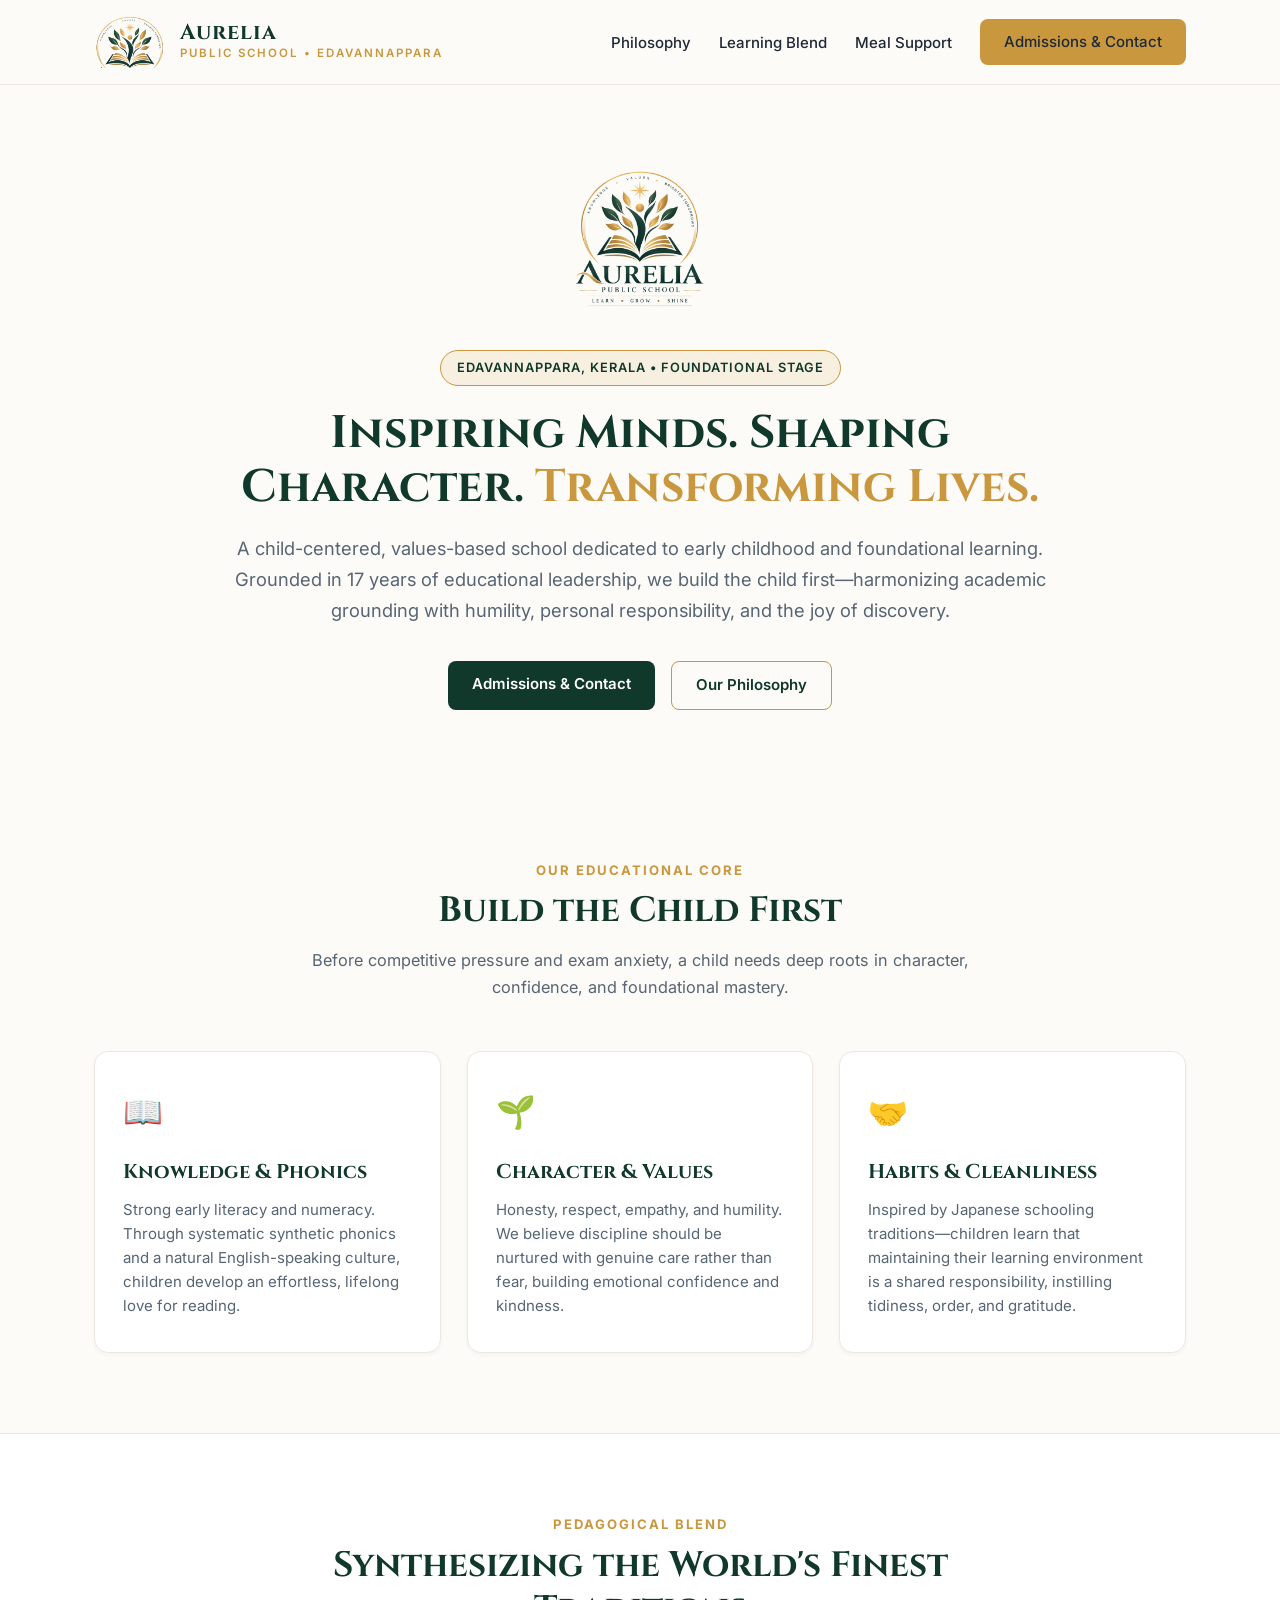
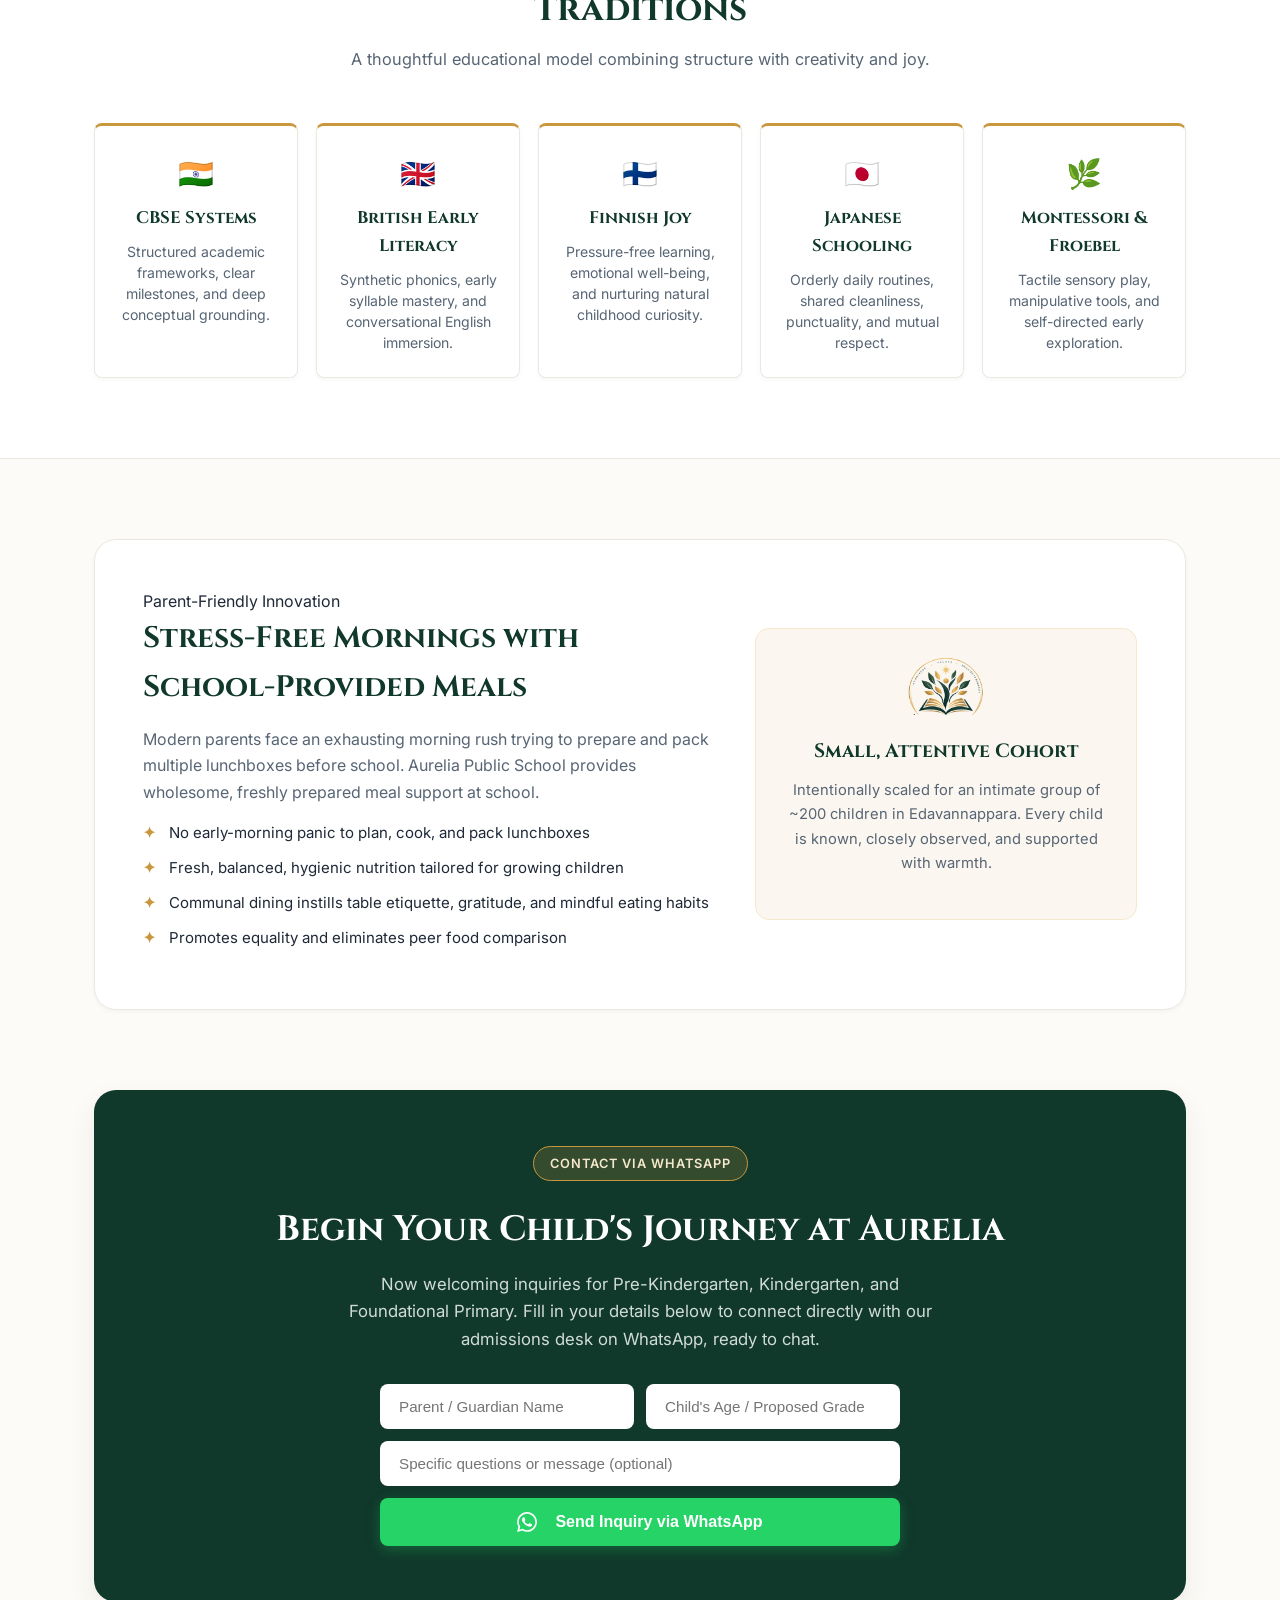
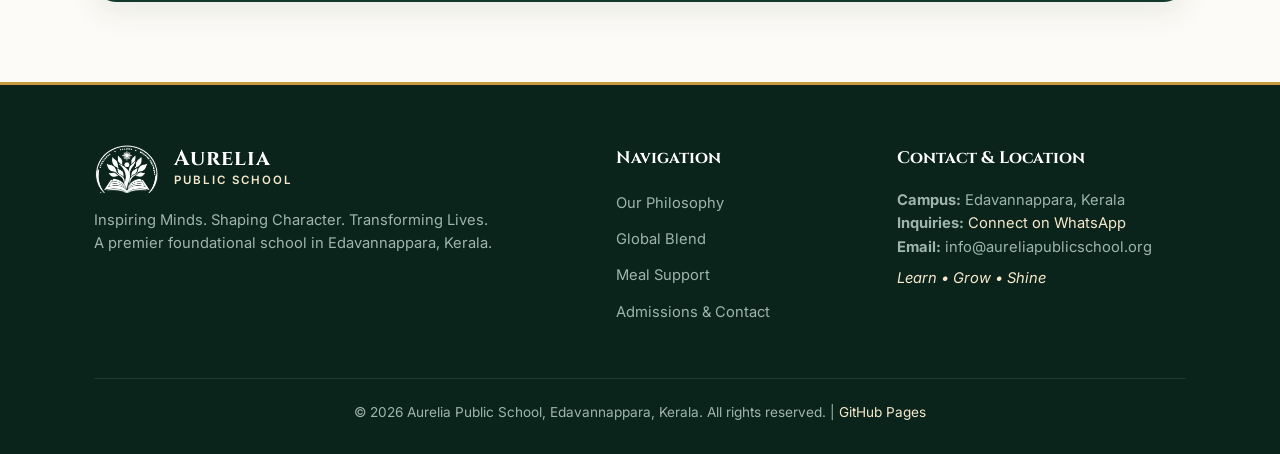
<file: index.html>
<!DOCTYPE html>
<html lang="en">
<head>
  <meta charset="UTF-8">
  <meta name="viewport" content="width=device-width, initial-scale=1.0">
  <meta name="color-scheme" content="light">
  <title>Aurelia Public School | Edavannappara, Kerala</title>
  <meta name="description" content="Aurelia Public School, Edavannappara, Kerala. A premier, child-centered foundational school dedicated to building the child first through knowledge, character, and purposeful learning.">
  <link rel="icon" type="image/png" href="assets/favicon.png">
  <link rel="preconnect" href="https://fonts.googleapis.com">
  <link rel="preconnect" href="https://fonts.gstatic.com" crossorigin>
  <link href="https://fonts.googleapis.com/css2?family=Cinzel:wght@600;700;800&family=Inter:wght@400;500;600;700&display=swap" rel="stylesheet">
  <link rel="stylesheet" href="css/style.css?v=2.2">
</head>
<body>

  <!-- Site Header -->
  <header class="site-header">
    <div class="container nav-wrap">
      <a href="#" class="brand">
        <img src="assets/logo-crest.png" alt="Aurelia Public School Crest" class="brand-logo-img">
        <div class="brand-text">
          <h1>Aurelia</h1>
          <span>Public School • Edavannappara</span>
        </div>
      </a>

      <button class="mobile-toggle" id="mobileToggle" aria-label="Toggle navigation">☰</button>

      <nav class="main-nav" id="mainNav">
        <ul>
          <li><a href="#philosophy">Philosophy</a></li>
          <li><a href="#pedagogy">Learning Blend</a></li>
          <li><a href="#parent-friendly">Meal Support</a></li>
          <li><a href="#contact" class="btn btn-accent">Admissions & Contact</a></li>
        </ul>
      </nav>
    </div>
  </header>

  <!-- Hero Section -->
  <section class="hero">
    <div class="container">
      <div class="hero-center">
        <div class="hero-logo-wrap">
          <img src="assets/logo.png" alt="Aurelia Public School Emblem" class="hero-emblem">
        </div>
        <span class="badge">Edavannappara, Kerala • Foundational Stage</span>
        <h2>Inspiring Minds. Shaping Character. <span>Transforming Lives.</span></h2>
        <p>A child-centered, values-based school dedicated to early childhood and foundational learning. Grounded in 17 years of educational leadership, we build the child first—harmonizing academic grounding with humility, personal responsibility, and the joy of discovery.</p>
        <div class="hero-actions">
          <a href="#contact" class="btn btn-primary">Admissions & Contact</a>
          <a href="#philosophy" class="btn btn-outline">Our Philosophy</a>
        </div>
      </div>
    </div>
  </section>

  <!-- Core Philosophy ("Build the Child First") -->
  <section id="philosophy" class="section">
    <div class="container">
      <div class="section-header">
        <span class="sub-badge">Our Educational Core</span>
        <h2>Build the Child First</h2>
        <p>Before competitive pressure and exam anxiety, a child needs deep roots in character, confidence, and foundational mastery.</p>
      </div>

      <div class="grid-3">
        <div class="card">
          <div class="card-icon">📖</div>
          <h3>Knowledge & Phonics</h3>
          <p>Strong early literacy and numeracy. Through systematic synthetic phonics and a natural English-speaking culture, children develop an effortless, lifelong love for reading.</p>
        </div>

        <div class="card">
          <div class="card-icon">🌱</div>
          <h3>Character & Values</h3>
          <p>Honesty, respect, empathy, and humility. We believe discipline should be nurtured with genuine care rather than fear, building emotional confidence and kindness.</p>
        </div>

        <div class="card">
          <div class="card-icon">🤝</div>
          <h3>Habits & Cleanliness</h3>
          <p>Inspired by Japanese schooling traditions—children learn that maintaining their learning environment is a shared responsibility, instilling tidiness, order, and gratitude.</p>
        </div>
      </div>
    </div>
  </section>

  <!-- Pedagogical Blend -->
  <section id="pedagogy" class="section" style="background: #ffffff; border-top: 1px solid var(--border-color); border-bottom: 1px solid var(--border-color);">
    <div class="container">
      <div class="section-header">
        <span class="sub-badge">Pedagogical Blend</span>
        <h2>Synthesizing the World's Finest Traditions</h2>
        <p>A thoughtful educational model combining structure with creativity and joy.</p>
      </div>

      <div class="grid-5">
        <div class="pillar-card">
          <div class="flag">🇮🇳</div>
          <h4>CBSE Systems</h4>
          <p>Structured academic frameworks, clear milestones, and deep conceptual grounding.</p>
        </div>

        <div class="pillar-card">
          <div class="flag">🇬🇧</div>
          <h4>British Early Literacy</h4>
          <p>Synthetic phonics, early syllable mastery, and conversational English immersion.</p>
        </div>

        <div class="pillar-card">
          <div class="flag">🇫🇮</div>
          <h4>Finnish Joy</h4>
          <p>Pressure-free learning, emotional well-being, and nurturing natural childhood curiosity.</p>
        </div>

        <div class="pillar-card">
          <div class="flag">🇯🇵</div>
          <h4>Japanese Schooling</h4>
          <p>Orderly daily routines, shared cleanliness, punctuality, and mutual respect.</p>
        </div>

        <div class="pillar-card">
          <div class="flag">🌿</div>
          <h4>Montessori & Froebel</h4>
          <p>Tactile sensory play, manipulative tools, and self-directed early exploration.</p>
        </div>
      </div>
    </div>
  </section>

  <!-- Parent-Friendly Meal Concept -->
  <section id="parent-friendly" class="section">
    <div class="container">
      <div class="meal-box">
        <div>
          <span class="sub-badge">Parent-Friendly Innovation</span>
          <h3>Stress-Free Mornings with School-Provided Meals</h3>
          <p>Modern parents face an exhausting morning rush trying to prepare and pack multiple lunchboxes before school. Aurelia Public School provides wholesome, freshly prepared meal support at school.</p>
          
          <ul class="meal-list">
            <li>No early-morning panic to plan, cook, and pack lunchboxes</li>
            <li>Fresh, balanced, hygienic nutrition tailored for growing children</li>
            <li>Communal dining instills table etiquette, gratitude, and mindful eating habits</li>
            <li>Promotes equality and eliminates peer food comparison</li>
          </ul>
        </div>

        <div class="highlight-card">
          <img src="assets/logo-crest.png" alt="Aurelia Crest" style="width: 80px; height: auto; margin-bottom: 14px;">
          <h4>Small, Attentive Cohort</h4>
          <p>Intentionally scaled for an intimate group of ~200 children in Edavannappara. Every child is known, closely observed, and supported with warmth.</p>
        </div>
      </div>
    </div>
  </section>

  <!-- Contact & Admissions Section -->
  <section id="contact" class="section" style="padding-top: 0;">
    <div id="admissions"></div>
    <div class="container">
      <div class="inquiry-box">
        <span class="badge" style="background: rgba(201, 151, 62, 0.2); border-color: var(--accent); color: var(--accent-light);">Contact via WhatsApp</span>
        <h2>Begin Your Child's Journey at Aurelia</h2>
        <p>Now welcoming inquiries for Pre-Kindergarten, Kindergarten, and Foundational Primary. Fill in your details below to connect directly with our admissions desk on WhatsApp, ready to chat.</p>
        
        <form id="inquiryForm" class="inquiry-form">
          <input type="text" id="parentName" placeholder="Parent / Guardian Name" required>
          <input type="text" id="childGrade" placeholder="Child's Age / Proposed Grade" required>
          <input type="text" id="parentMessage" placeholder="Specific questions or message (optional)" style="flex: 1 1 100%;">
          <button type="submit" id="inquirySubmit" class="btn btn-whatsapp" style="width: 100%; padding: 14px; font-size: 1rem;">
            <svg width="20" height="20" viewBox="0 0 24 24" fill="currentColor" aria-hidden="true" style="vertical-align: middle; margin-right: 8px;">
              <path d="M.057 24l1.687-6.163c-1.041-1.804-1.588-3.849-1.587-5.946.003-6.556 5.338-11.891 11.893-11.891 3.181.001 6.167 1.24 8.413 3.488 2.245 2.248 3.481 5.236 3.48 8.414-.003 6.557-5.338 11.892-11.893 11.892-1.99-.001-3.951-.5-5.688-1.448l-6.305 1.654zm6.597-3.807c1.676.995 3.276 1.591 5.392 1.592 5.448 0 9.886-4.434 9.889-9.885.002-5.462-4.415-9.89-9.881-9.892-5.452 0-9.887 4.434-9.889 9.884-.001 2.225.651 3.891 1.746 5.634l-.999 3.648 3.742-.981zm11.387-5.464c-.074-.124-.272-.198-.57-.347-.297-.149-1.758-.868-2.031-.967-.272-.099-.47-.149-.669.149-.198.297-.768.967-.941 1.165-.173.198-.347.223-.644.074-.297-.149-1.255-.462-2.39-1.475-.883-.788-1.48-1.761-1.653-2.059-.173-.297-.018-.458.13-.606.134-.133.297-.347.446-.521.151-.172.2-.296.3-.495.099-.198.05-.372-.025-.521-.075-.148-.669-1.611-.916-2.206-.242-.579-.487-.501-.669-.51l-.57-.01c-.198 0-.52.074-.792.372s-1.04 1.016-1.04 2.479 1.065 2.876 1.213 3.074c.149.198 2.095 3.2 5.076 4.487.709.306 1.263.489 1.694.626.712.226 1.36.194 1.872.118.571-.085 1.758-.719 2.006-1.413.248-.695.248-1.29.173-1.414z"/>
            </svg>
            Send Inquiry via WhatsApp
          </button>
        </form>
      </div>
    </div>
  </section>

  <!-- Footer -->
  <footer class="site-footer">
    <div class="container">
      <div class="footer-grid">
        <div class="footer-col">
          <div class="brand" style="margin-bottom: 16px;">
            <img src="assets/logo-crest-white.png" alt="Aurelia Crest" style="height: 48px; width: auto;">
            <div class="brand-text">
              <h1 style="color: #fff;">Aurelia</h1>
              <span style="color: var(--accent-light);">Public School</span>
            </div>
          </div>
          <p>Inspiring Minds. Shaping Character. Transforming Lives.<br>A premier foundational school in Edavannappara, Kerala.</p>
        </div>

        <div class="footer-col">
          <h4>Navigation</h4>
          <ul>
            <li><a href="#philosophy">Our Philosophy</a></li>
            <li><a href="#pedagogy">Global Blend</a></li>
            <li><a href="#parent-friendly">Meal Support</a></li>
            <li><a href="#contact">Admissions & Contact</a></li>
          </ul>
        </div>

        <div class="footer-col">
          <h4>Contact & Location</h4>
          <p><strong>Campus:</strong> Edavannappara, Kerala</p>
          <p><strong>Inquiries:</strong> <a href="#contact" style="color: var(--accent-light); text-decoration: none;">Connect on WhatsApp</a></p>
          <p><strong>Email:</strong> info@aureliapublicschool.org</p>
          <p style="margin-top: 8px; color: var(--accent-light);"><em>Learn • Grow • Shine</em></p>
        </div>
      </div>

      <div class="footer-bottom">
        <p>&copy; 2026 Aurelia Public School, Edavannappara, Kerala. All rights reserved. | <a href="https://github.com/Aurelia-Public-School/aurelia-public-school.github.io" target="_blank" style="color: var(--accent-light); text-decoration: none;">GitHub Pages</a></p>
      </div>
    </div>
  </footer>

  <script src="js/main.js?v=2.2"></script>
</body>
</html>
</file>
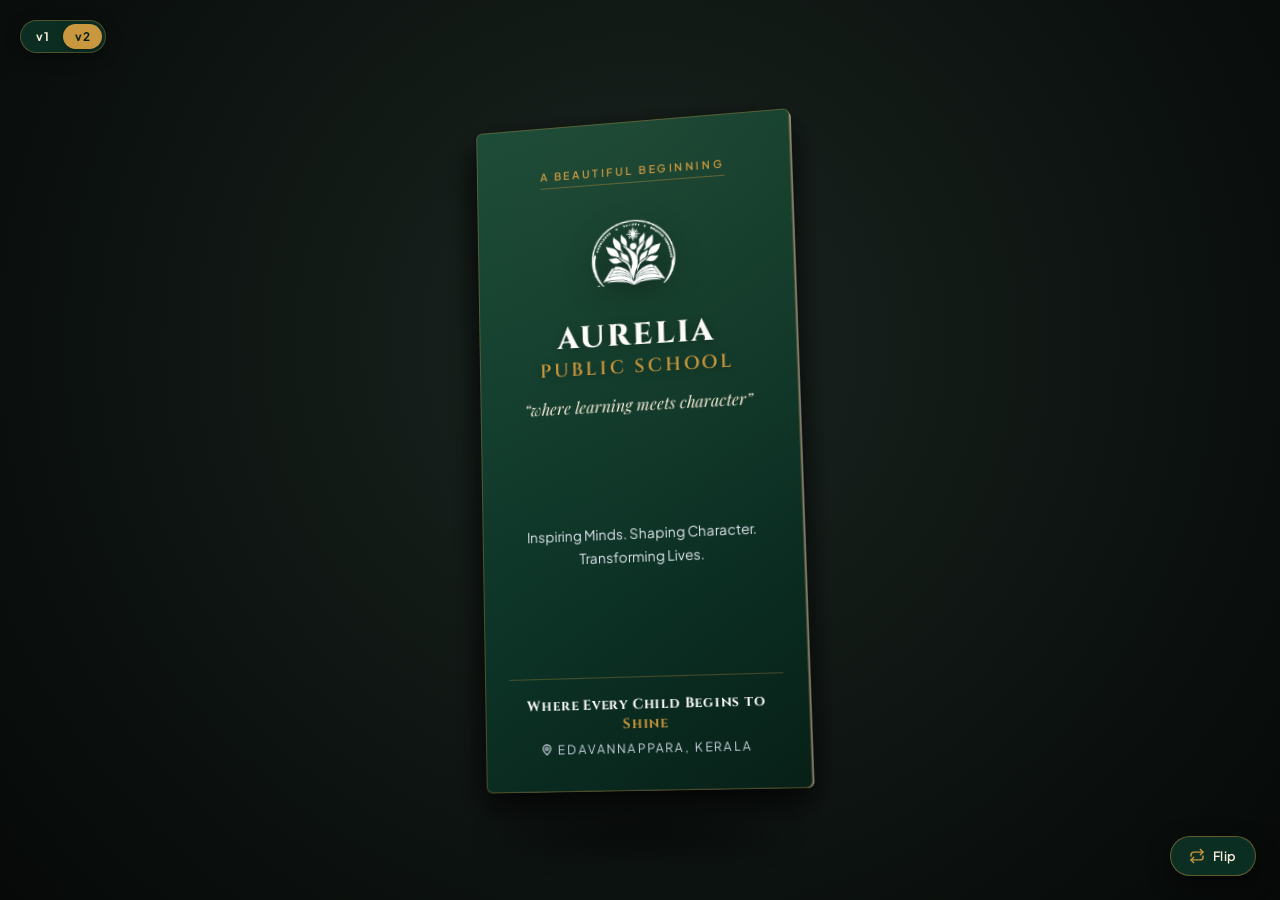
<file: brochure/index.html>
<!DOCTYPE html>
<html lang="en">
<head>
  <meta charset="UTF-8">
  <meta name="viewport" content="width=device-width, initial-scale=1.0, maximum-scale=1.0, user-scalable=no">
  <meta name="format-detection" content="telephone=no">
  <title>Aurelia Public School | Brochure v2</title>
  <meta name="description" content="Interactive 3-Fold Brochure for Aurelia Public School, Edavannappara, Kerala.">
  <link rel="icon" type="image/png" href="../assets/favicon.png">
  <link rel="preconnect" href="https://fonts.googleapis.com">
  <link rel="preconnect" href="https://fonts.gstatic.com" crossorigin>
  <link href="https://fonts.googleapis.com/css2?family=Cinzel:wght@600;700;800;900&family=Plus+Jakarta+Sans:ital,wght@0,300;0,400;0,500;0,600;0,700;1,400&family=Playfair+Display:ital,wght@0,600;0,700;1,400;1,600&display=swap" rel="stylesheet">
  
  <style>
    :root {
      --primary: #0d3427;
      --primary-dark: #072018;
      --primary-light: #154636;
      --accent: #c9973e;
      --accent-light: #f6ecdb;
      --accent-subtle: #ebd5ad;
      --accent-hover: #b07e29;
      --emerald-gradient: linear-gradient(145deg, #164938 0%, #0d3427 58%, #072018 100%);
      --text-dark: #1f2937;
      --text-muted: #52606d;
      --paper-base: #fcfaf6;
      --font-heading: 'Cinzel', serif;
      --font-serif: 'Playfair Display', Georgia, serif;
      --font-body: 'Plus Jakarta Sans', -apple-system, sans-serif;
      
      /* Fixed physical print aspect ratio; scaled dynamically per viewport */
      --panel-width: 310px;
      --panel-height: 640px;
    }

    * {
      box-sizing: border-box;
      margin: 0;
      padding: 0;
      user-select: none;
      -webkit-user-select: none;
      -webkit-touch-callout: none;
      touch-action: none;
    }

    html, body {
      width: 100%;
      height: 100%;
      overflow: hidden;
      background: radial-gradient(circle at 50% 38%, #1a2520 0%, #0d1310 62%, #060908 100%);
      font-family: var(--font-body);
      color: #e5e7eb;
      position: fixed;
      touch-action: none;
      -webkit-text-size-adjust: 100%;
    }

    a, a[href^="tel"], a[href^="mailto"] {
      color: inherit;
      text-decoration: none;
    }

    /* Interactive 3D Viewport */
    .scene-viewport {
      width: 100vw;
      height: 100vh;
      display: flex;
      align-items: center;
      justify-content: center;
      perspective: 2000px;
      perspective-origin: 50% 48%;
      position: relative;
      cursor: grab;
    }

    .scene-viewport:active {
      cursor: grabbing;
    }

    /* Pan & Scale Rig (screen-space translation & zoom) */
    .pan-rig {
      transform-style: preserve-3d;
      position: relative;
      will-change: transform;
      transition: transform 0.65s cubic-bezier(0.22, 1, 0.36, 1);
    }

    .pan-rig.dragging {
      transition: none;
    }

    /* Ambient Ground Shadow strictly below the bottom of the brochure */
    .bottom-shadow {
      position: absolute;
      top: calc(100% + 26px);
      left: 50%;
      width: 310px;
      height: 38px;
      transform: translateX(-50%);
      background: radial-gradient(ellipse at center, rgba(0, 0, 0, 0.82) 0%, rgba(0, 0, 0, 0.45) 48%, transparent 76%);
      filter: blur(14px);
      pointer-events: none;
      transition: width 0.9s cubic-bezier(0.22, 1, 0.36, 1), opacity 0.9s ease;
    }

    /* Floating Wobble Rig */
    .wobble-rig {
      transform-style: preserve-3d;
      animation: gentleWobble 4.8s ease-in-out infinite alternate;
    }

    @keyframes gentleWobble {
      0% {
        transform: translate3d(0px, -7px, 0px) rotateZ(-0.6deg) rotateX(1.2deg);
      }
      100% {
        transform: translate3d(0px, 8px, 12px) rotateZ(0.6deg) rotateX(-1.2deg);
      }
    }

    /* 3D Orbit & Flip Rig (pivots strictly around Center of Gravity) */
    .orbit-rig {
      transform-style: preserve-3d;
      transition: transform 0.9s cubic-bezier(0.22, 1, 0.36, 1);
      position: relative;
    }

    .orbit-rig.dragging {
      transition: none;
    }

    /* Brochure Assembly: shifts CoG to (0,0,0) of orbit-rig */
    .brochure-assembly {
      width: var(--panel-width);
      height: var(--panel-height);
      position: relative;
      transform-style: preserve-3d;
      transition: transform 0.9s cubic-bezier(0.22, 1, 0.36, 1);
    }

    /* =========================================================
       NON-INTERSECTING 3D HINGE GEOMETRY
       - Center Panel sits at Z = 0px
       - Right Wing (Inner Flap) hinge at Z = +2.5px, body at -2.5px
         -> Unfolded (0deg): Z = 0px
         -> Folded (-180deg): Z = +5px (parallel, 5px above Center)
       - Left Wing (Front Cover) hinge at Z = +6px, body at -6px
         -> Unfolded (0deg): Z = 0px
         -> Folded (+180deg): Z = +12px (parallel, 7px above Right Wing)
       ========================================================= */
    .panel-center {
      position: absolute;
      inset: 0;
      transform-style: preserve-3d;
    }

    .panel-wing {
      position: absolute;
      top: 0;
      width: var(--panel-width);
      height: var(--panel-height);
      transform-style: preserve-3d;
      transition: transform 0.95s cubic-bezier(0.24, 1, 0.32, 1);
    }

    .wing-right {
      left: 100%;
      transform-origin: left center;
    }

    .wing-left {
      right: 100%;
      transform-origin: right center;
    }

    .wing-body {
      position: absolute;
      inset: 0;
      transform-style: preserve-3d;
    }

    .wing-right .wing-body {
      transform: translateZ(-2.5px);
    }

    .wing-left .wing-body {
      transform: translateZ(-6px);
    }

    /* 3D Planes (Keep overflow off 3D planes for iOS WebKit depth buffer) */
    .panel-face {
      position: absolute;
      inset: 0;
      backface-visibility: hidden;
      -webkit-backface-visibility: hidden;
      transform-style: preserve-3d;
    }

    .face-inside {
      transform: translateZ(0.6px);
    }

    .face-outside {
      transform: rotateY(180deg) translateZ(0.6px);
    }

    /* 2D Inner Card where overflow & border-radius are safely applied */
    .panel-inner {
      width: 100%;
      height: 100%;
      border-radius: 6px;
      overflow: hidden;
      padding: 30px 24px;
      background-color: var(--paper-base);
      color: var(--text-dark);
      display: flex;
      flex-direction: column;
      justify-content: space-between;
      position: relative;
      box-shadow: 
        0 12px 32px rgba(0, 0, 0, 0.38),
        inset 0 0 0 1px rgba(201, 151, 62, 0.18);
    }

    /* Subtle paper lighting sheen */
    .panel-inner::before {
      content: '';
      position: absolute;
      inset: 0;
      background: radial-gradient(circle at 50% 0%, rgba(201, 151, 62, 0.06), transparent 70%);
      pointer-events: none;
    }

    /* Dynamic Fold Crease & Ambient Shadows */
    .crease-overlay {
      position: absolute;
      inset: 0;
      pointer-events: none;
      z-index: 15;
      transition: opacity 0.85s ease;
    }

    .crease-from-left {
      background: linear-gradient(to right, rgba(0, 0, 0, 0.25) 0%, rgba(0, 0, 0, 0.05) 10%, transparent 28%);
    }

    .crease-from-right {
      background: linear-gradient(to left, rgba(0, 0, 0, 0.25) 0%, rgba(0, 0, 0, 0.05) 10%, transparent 28%);
    }

    .fold-depth-shade {
      position: absolute;
      inset: 0;
      background: linear-gradient(135deg, rgba(0, 0, 0, 0.16) 0%, rgba(0, 0, 0, 0.34) 100%);
      pointer-events: none;
      z-index: 16;
      opacity: 0;
      transition: opacity 0.85s ease;
    }

    /* =========================================================
       PANEL 1: FRONT COVER (Left Wing Outside Face)
       ========================================================= */
    .panel-front-cover {
      background: var(--emerald-gradient);
      color: #fff;
      text-align: center;
      padding: 42px 24px 32px;
      box-shadow: 
        -6px 14px 34px rgba(0, 0, 0, 0.5),
        inset 0 0 0 1px rgba(201, 151, 62, 0.32);
    }

    .cover-top {
      display: flex;
      flex-direction: column;
      align-items: center;
      width: 100%;
    }

    .cover-eyebrow {
      font-size: 0.66rem;
      letter-spacing: 0.24em;
      text-transform: uppercase;
      color: var(--accent);
      border-bottom: 1px solid rgba(201, 151, 62, 0.4);
      padding-bottom: 5px;
      margin-bottom: 24px;
      font-weight: 600;
    }

    .cover-crest {
      width: 88px;
      height: 88px;
      object-fit: contain;
      filter: drop-shadow(0 6px 14px rgba(0, 0, 0, 0.45));
      margin-bottom: 20px;
    }

    .cover-school-name {
      font-family: var(--font-heading);
      font-size: 1.85rem;
      letter-spacing: 0.07em;
      line-height: 1.15;
      font-weight: 800;
      color: #ffffff;
      text-shadow: 0 2px 10px rgba(0, 0, 0, 0.3);
    }

    .cover-school-name span {
      display: block;
      color: var(--accent);
      font-size: 1.12rem;
      letter-spacing: 0.16em;
      font-weight: 600;
      margin-top: 4px;
    }

    .cover-tagline {
      font-family: var(--font-serif);
      font-style: italic;
      color: var(--accent-light);
      font-size: 0.98rem;
      margin-top: 14px;
      line-height: 1.4;
    }

    .cover-mid {
      padding: 14px 8px;
    }

    .cover-lead {
      font-size: 0.83rem;
      line-height: 1.65;
      color: #e2e8f0;
      font-weight: 400;
    }

    .cover-bottom {
      border-top: 1px solid rgba(201, 151, 62, 0.3);
      padding-top: 16px;
      width: 100%;
    }

    .cover-shine {
      font-family: var(--font-heading);
      font-size: 0.82rem;
      letter-spacing: 0.06em;
      color: #fff;
      font-weight: 700;
      margin-bottom: 6px;
    }

    .cover-shine strong {
      color: var(--accent);
    }

    .cover-loc {
      font-size: 0.72rem;
      letter-spacing: 0.16em;
      text-transform: uppercase;
      color: #cbd5e1;
      display: flex;
      align-items: center;
      justify-content: center;
      gap: 5px;
    }

    /* =========================================================
       PANEL 5: INNER FLAP — A BEAUTIFUL BEGINNING (Right Wing Outside)
       ========================================================= */
    .panel-flap-in {
      background: #fdfbf7;
    }

    .section-eyebrow {
      font-size: 0.63rem;
      letter-spacing: 0.2em;
      text-transform: uppercase;
      font-weight: 700;
      color: var(--accent-hover);
      margin-bottom: 4px;
      display: block;
    }

    .section-heading {
      font-family: var(--font-heading);
      color: var(--primary);
      font-size: 1.2rem;
      line-height: 1.26;
      margin-bottom: 10px;
      letter-spacing: 0.02em;
    }

    .intro-p {
      font-size: 0.8rem;
      line-height: 1.6;
      color: var(--text-dark);
      margin-bottom: 12px;
    }

    .callout-box {
      background: rgba(201, 151, 62, 0.11);
      border-left: 3px solid var(--accent);
      padding: 11px 13px;
      border-radius: 0 6px 6px 0;
      margin-bottom: 14px;
    }

    .callout-box p {
      font-family: var(--font-serif);
      font-size: 0.82rem;
      line-height: 1.48;
      color: var(--primary-dark);
      font-weight: 600;
    }

    .check-list {
      list-style: none;
      display: flex;
      flex-direction: column;
      gap: 10px;
    }

    .check-item {
      display: flex;
      gap: 10px;
      align-items: flex-start;
    }

    .check-icon {
      width: 19px;
      height: 19px;
      border-radius: 50%;
      background: var(--primary);
      color: var(--accent);
      display: flex;
      align-items: center;
      justify-content: center;
      font-size: 0.65rem;
      font-weight: 800;
      flex-shrink: 0;
      margin-top: 2px;
    }

    .check-text h5 {
      font-size: 0.78rem;
      color: var(--primary);
      font-weight: 700;
      margin-bottom: 1px;
    }

    .check-text p {
      font-size: 0.72rem;
      line-height: 1.4;
      color: var(--text-muted);
    }

    .panel-footer-line {
      font-size: 0.71rem;
      color: var(--text-muted);
      border-top: 1px solid #ebd5ad;
      padding-top: 10px;
      text-align: center;
      font-weight: 500;
    }

    /* =========================================================
       PANEL 2: FOUNDER'S VISION (Left Wing Inside Face)
       ========================================================= */
    .panel-founder {
      background: #fdfaf4;
    }

    .stats-row {
      display: grid;
      grid-template-columns: 1fr 1fr;
      gap: 6px;
      margin: 8px 0 12px;
    }

    .stat-pill {
      background: #ffffff;
      border: 1px solid #e5dec9;
      padding: 6px 8px;
      border-radius: 6px;
      font-size: 0.68rem;
      font-weight: 600;
      color: var(--primary);
      text-align: center;
    }

    .stat-pill strong {
      display: block;
      color: var(--accent-hover);
      font-size: 0.9rem;
      font-weight: 800;
    }

    .founder-quote {
      position: relative;
      background: #ffffff;
      border-radius: 10px;
      padding: 14px 14px;
      border: 1px solid #ebd5ad;
      box-shadow: 0 3px 10px rgba(13, 52, 39, 0.04);
      margin-bottom: 10px;
    }

    .founder-quote::before {
      content: '“';
      position: absolute;
      top: -6px;
      left: 10px;
      font-family: var(--font-serif);
      font-size: 2.5rem;
      line-height: 1;
      color: var(--accent-subtle);
    }

    .founder-quote-body {
      font-family: var(--font-serif);
      font-size: 0.78rem;
      line-height: 1.56;
      color: #2e384d;
      font-style: italic;
      position: relative;
      z-index: 2;
    }

    .founder-sig {
      margin-top: 8px;
      text-align: right;
      font-family: var(--font-heading);
      font-size: 0.74rem;
      color: var(--primary);
      font-weight: 700;
    }

    .founder-sig span {
      display: block;
      font-family: var(--font-body);
      font-size: 0.65rem;
      color: var(--text-muted);
      font-weight: 500;
    }

    .japan-badge {
      background: rgba(13, 52, 39, 0.05);
      border-radius: 8px;
      padding: 9px 11px;
      display: flex;
      gap: 8px;
      align-items: center;
    }

    .japan-badge-icon {
      font-size: 1.1rem;
      line-height: 1;
    }

    .japan-badge-text {
      font-size: 0.71rem;
      line-height: 1.42;
      color: #334155;
    }

    /* =========================================================
       PANEL 3: THE AURELIA WAY (Center Panel Inside Face)
       ========================================================= */
    .panel-the-way {
      background: #ffffff;
    }

    .pillar-cards {
      display: flex;
      flex-direction: column;
      gap: 8px;
      margin: 8px 0;
    }

    .pillar-card {
      padding: 8px 11px;
      border-radius: 7px;
      background: #fbf9f4;
      border: 1px solid #eee8db;
    }

    .pillar-card h5 {
      font-family: var(--font-heading);
      font-size: 0.75rem;
      letter-spacing: 0.04em;
      color: var(--primary);
      margin-bottom: 2px;
      display: flex;
      align-items: center;
      gap: 5px;
    }

    .pillar-card p {
      font-size: 0.7rem;
      line-height: 1.38;
      color: var(--text-muted);
    }

    /* =========================================================
       PANEL 4: MADRASA & PROMISE (Right Wing Inside Face)
       ========================================================= */
    .panel-madrasa-promise {
      background: #fdfbf7;
    }

    .madrasa-hero-card {
      background: linear-gradient(145deg, #0d3427 0%, #154636 100%);
      color: #fff;
      border-radius: 10px;
      padding: 16px 15px;
      box-shadow: 0 6px 16px rgba(13, 52, 39, 0.14);
      position: relative;
      overflow: hidden;
    }

    .madrasa-hero-tag {
      font-size: 0.62rem;
      letter-spacing: 0.18em;
      text-transform: uppercase;
      color: var(--accent);
      font-weight: 700;
      margin-bottom: 4px;
      display: block;
    }

    .madrasa-hero-card h4 {
      font-family: var(--font-heading);
      font-size: 0.94rem;
      letter-spacing: 0.03em;
      margin-bottom: 8px;
      line-height: 1.32;
      color: #ffffff;
    }

    .madrasa-hero-card p {
      font-size: 0.74rem;
      line-height: 1.48;
      color: #d1fae5;
      margin-bottom: 7px;
    }

    .madrasa-points {
      display: flex;
      flex-direction: column;
      gap: 4px;
      border-top: 1px solid rgba(255, 255, 255, 0.14);
      padding-top: 8px;
    }

    .madrasa-pt {
      font-size: 0.69rem;
      color: #fef3c7;
      display: flex;
      align-items: center;
      gap: 5px;
    }

    .promise-strip {
      margin-top: 12px;
      background: #ffffff;
      border: 1px solid #e7ded0;
      border-radius: 8px;
      padding: 12px 13px;
    }

    .promise-strip h5 {
      font-family: var(--font-heading);
      font-size: 0.72rem;
      letter-spacing: 0.12em;
      text-transform: uppercase;
      color: var(--primary);
      margin-bottom: 5px;
    }

    .traits-tags {
      display: flex;
      flex-wrap: wrap;
      gap: 5px;
    }

    .trait-tag {
      font-size: 0.66rem;
      font-weight: 600;
      color: #1e3a2f;
      background: #f4eee1;
      padding: 3px 7px;
      border-radius: 4px;
    }

    /* =========================================================
       PANEL 6: BACK COVER (Center Panel Outside Face)
       ========================================================= */
    .panel-back-cover {
      background: #faf7f0;
    }

    .back-crest-wrap {
      text-align: center;
      margin-bottom: 14px;
    }

    .back-crest-wrap img {
      width: 46px;
      height: 46px;
      object-fit: contain;
      margin-bottom: 6px;
    }

    .back-school-title {
      font-family: var(--font-heading);
      font-size: 1.14rem;
      color: var(--primary);
      letter-spacing: 0.04em;
    }

    .back-tagline {
      font-family: var(--font-serif);
      font-style: italic;
      font-size: 0.78rem;
      color: var(--accent-hover);
      margin-top: 2px;
    }

    .vision-mission-card {
      background: #ffffff;
      border-radius: 8px;
      padding: 12px 14px;
      margin-bottom: 9px;
      border: 1px solid var(--accent-subtle);
      box-shadow: 0 2px 6px rgba(13, 52, 39, 0.04);
    }

    .vision-mission-card h4 {
      font-family: var(--font-heading);
      font-size: 0.7rem;
      letter-spacing: 0.16em;
      text-transform: uppercase;
      color: var(--primary);
      margin-bottom: 4px;
      display: flex;
      align-items: center;
      gap: 6px;
    }

    .vision-mission-card h4::after {
      content: '';
      flex: 1;
      height: 1px;
      background: var(--accent-subtle);
    }

    .vision-mission-card p {
      font-size: 0.8rem;
      line-height: 1.48;
      color: #374151;
      font-weight: 500;
    }

    .contact-cta {
      background: var(--primary);
      color: #fff;
      border-radius: 10px;
      padding: 16px 14px;
      text-align: center;
    }

    .contact-cta h4 {
      font-family: var(--font-heading);
      color: var(--accent);
      font-size: 0.84rem;
      letter-spacing: 0.1em;
      text-transform: uppercase;
      margin-bottom: 5px;
    }

    .contact-cta p {
      font-size: 0.75rem;
      color: #e2e8f0;
      line-height: 1.48;
      margin-bottom: 3px;
    }

    
    /* =========================================================
       VERSION SELECTOR (Top Left)
       ========================================================= */
    .version-selector {
      position: fixed;
      top: 20px;
      left: 20px;
      z-index: 100;
      display: inline-flex;
      align-items: center;
      background: rgba(13, 52, 39, 0.85);
      border: 1px solid rgba(201, 151, 62, 0.35);
      backdrop-filter: blur(10px);
      -webkit-backdrop-filter: blur(10px);
      padding: 3px;
      border-radius: 999px;
      box-shadow: 0 4px 16px rgba(0, 0, 0, 0.4);
      gap: 2px;
    }

    .version-link {
      padding: 5px 12px;
      border-radius: 999px;
      font-size: 0.74rem;
      font-weight: 700;
      letter-spacing: 0.05em;
      text-decoration: none;
      color: var(--accent-light);
      transition: all 0.2s ease;
    }

    .version-link:hover {
      color: #fff;
      background: rgba(255, 255, 255, 0.08);
    }

    .version-link.active {
      background: var(--accent);
      color: #072018;
      box-shadow: 0 2px 6px rgba(0, 0, 0, 0.25);
    }

    /* Campus Photo Card in Panel 5 (A Beautiful Beginning) */
    .campus-photo-card {
      width: 100%;
      height: 125px;
      border-radius: 8px;
      overflow: hidden;
      margin: 10px 0 12px;
      position: relative;
      box-shadow: 0 4px 14px rgba(13, 52, 39, 0.12), inset 0 0 0 1px rgba(201, 151, 62, 0.25);
    }

    .campus-photo-card img {
      width: 100%;
      height: 100%;
      object-fit: cover;
      object-position: center 38%;
      display: block;
      transition: transform 0.4s ease;
    }

    .campus-photo-card:hover img {
      transform: scale(1.03);
    }

    /* =========================================================
       STANDALONE FLIP BUTTON (Bottom Right)
       ========================================================= */
    .flip-btn {
      position: fixed;
      bottom: 24px;
      right: 24px;
      z-index: 100;
      background: rgba(13, 52, 39, 0.88);
      color: var(--accent-light);
      border: 1px solid rgba(201, 151, 62, 0.45);
      backdrop-filter: blur(10px);
      -webkit-backdrop-filter: blur(10px);
      padding: 11px 18px;
      border-radius: 999px;
      font-family: var(--font-body);
      font-size: 0.8rem;
      font-weight: 600;
      letter-spacing: 0.04em;
      display: inline-flex;
      align-items: center;
      gap: 8px;
      cursor: pointer;
      box-shadow: 0 8px 24px rgba(0, 0, 0, 0.45);
      transition: transform 0.2s ease, background 0.2s ease, border-color 0.2s ease;
    }

    .flip-btn:hover {
      background: rgba(21, 70, 54, 0.95);
      border-color: var(--accent);
    }

    .flip-btn:active {
      transform: scale(0.94);
    }

    .flip-btn svg {
      color: var(--accent);
      transition: transform 0.45s cubic-bezier(0.22, 1, 0.36, 1);
    }

    .flip-btn.flipped svg {
      transform: rotate(180deg);
    }
  </style>
</head>
<body>

  <!-- Version Selector (Easy Switching) -->
  <nav class="version-selector" aria-label="Brochure Versions">
    <a href="v1.html" class="version-link">v1</a>
    <a href="index.html" class="version-link active">v2</a>
  </nav>

  <!-- Interactive 3D Scene -->
  <div class="scene-viewport" id="sceneViewport">
    
    <!-- Pan & Scale Container -->
    <div class="pan-rig" id="panRig">

      <!-- Ambient Ground Shadow strictly at the bottom -->
      <div class="bottom-shadow" id="bottomShadow"></div>

      <!-- Gentle Floating Wobble Container -->
      <div class="wobble-rig" id="wobbleRig">
        
        <!-- 3D Orbit & Flip Container (Pivots around true Center of Gravity) -->
        <div class="orbit-rig" id="orbitRig">
          
          <!-- The Tri-Fold Paper Assembly -->
          <div class="brochure-assembly" id="brochureAssembly">

            <!-- ==============================================
                 CENTER PANEL (Z = 0px)
                 Inside Face (+Z): The Aurelia Way
                 Outside Face (-Z): Back Cover (Vision, Mission, Contact)
                 ============================================== -->
            <div class="panel-center">
              
              <!-- Inside Center: The Aurelia Way -->
              <div class="panel-face face-inside">
                <div class="panel-inner panel-the-way">
                  <div class="crease-overlay crease-from-left"></div>
                  <div class="crease-overlay crease-from-right"></div>
                  <div class="fold-depth-shade" id="shadeCenterInside"></div>

                  <div>
                    <span class="section-eyebrow">Core Philosophy</span>
                    <h2 class="section-heading">The Aurelia Way</h2>
                    <p style="font-size: 0.76rem; color: var(--text-muted); margin-bottom: 6px;">
                      <em>Discipline with Dignity. Learning with Joy.</em> At Aurelia, we believe that strong foundations create lifelong learners.
                    </p>

                    <div class="pillar-cards">
                      <div class="pillar-card">
                        <h5>🛡️ Character & Discipline</h5>
                        <p>Nurturing respect, responsibility, kindness, self-discipline and good habits.</p>
                      </div>
                      <div class="pillar-card">
                        <h5>💡 Joyful Learning</h5>
                        <p>Encouraging curiosity, creativity, exploration and independent thinking.</p>
                      </div>
                      <div class="pillar-card">
                        <h5>🌱 Individual Attention</h5>
                        <p>Recognising every child’s uniqueness and supporting their potential.</p>
                      </div>
                      <div class="pillar-card">
                        <h5>🤝 Teachers as Role Models</h5>
                        <p>Building a culture of care, consistency and professional excellence.</p>
                      </div>
                      <div class="pillar-card">
                        <h5>🏡 Partnership with Parents</h5>
                        <p>Working together to nurture confident, capable and compassionate children.</p>
                      </div>
                    </div>
                  </div>

                  <div style="background: #f4eee1; border-radius: 6px; padding: 8px 10px; text-align: center; font-size: 0.7rem; color: var(--primary); font-weight: 600;">
                    Strong Foundations • Lifelong Learners • Empathetic Citizens
                  </div>
                </div>
              </div>

              <!-- Outside Center: Back Cover -->
              <div class="panel-face face-outside">
                <div class="panel-inner panel-back-cover">
                  <div>
                    <div class="back-crest-wrap">
                      <img src="../assets/logo-crest.png" alt="Aurelia Crest">
                      <h3 class="back-school-title">AURELIA PUBLIC SCHOOL</h3>
                      <p class="back-tagline">where learning meets character</p>
                    </div>

                    <div class="vision-mission-card">
                      <h4>Our Vision</h4>
                      <p>“To Nurture Excellence with Humanity.”</p>
                    </div>

                    <div class="vision-mission-card">
                      <h4>Our Mission</h4>
                      <p>“To Educate the Mind, Enrich the Heart, and Empower the Future.”</p>
                    </div>

                    <div class="vision-mission-card" style="border-color: #cbd5e1; background: #fafafa;">
                      <h4>Our Promise</h4>
                      <p style="font-size: 0.75rem; color: #4b5563;">
                        Growing in Knowledge. Rooted in Values. Ready for Life.
                      </p>
                    </div>
                  </div>

                  <div class="contact-cta">
                    <h4>Admissions & Enquiries</h4>
                    <p><strong>Edavannappara, Kerala</strong></p>
                    <p style="font-size: 0.72rem; color: #cbd5e1;">Phone: +91 97454 83774</p>
                    <p style="font-size: 0.72rem; color: #cbd5e1;">Email: info@aureliapublicschool.org</p>
                    <p style="font-size: 0.7rem; color: var(--accent); margin-top: 3px;">aureliapublicschool.org</p>
                  </div>
                </div>
              </div>

            </div>


            <!-- ==============================================
                 RIGHT WING — INNER FLAP (Hinge at Z = +2.5px)
                 Folds inward (-180deg) to sit parallel at Z = +5px
                 Inside Face (+Z when open): Madrasa & Our Promise
                 Outside Face (+Z when folded): A Beautiful Beginning
                 ============================================== -->
            <div class="panel-wing wing-right" id="wingRight">
              <div class="wing-body">

                <!-- Inside Right: Madrasa & Promise -->
                <div class="panel-face face-inside">
                  <div class="panel-inner panel-madrasa-promise">
                    <div class="crease-overlay crease-from-left"></div>

                    <div>
                      <div class="madrasa-hero-card">
                        <span class="madrasa-hero-tag">Integrated Convenience</span>
                        <h4>Academic Education & Madrasa — Together</h4>
                        <p>
                          We understand the challenges parents face when arranging separate schedules and travel for school and Madrasa education.
                        </p>
                        <p style="font-size: 0.71rem; color: #ecfdf5;">
                          Aurelia plans to provide a Madrasa facility within the school setting, coordinating school and Madrasa holidays wherever feasible.
                        </p>
                        <div class="madrasa-points">
                          <div class="madrasa-pt">✨ Two educational pathways in one setting</div>
                          <div class="madrasa-pt">✨ Coordinated school & Madrasa holidays</div>
                          <div class="madrasa-pt">✨ Shared commitment to children’s growth</div>
                        </div>
                      </div>

                      <div class="promise-strip">
                        <h5>Our Promise for Tomorrow</h5>
                        <p style="font-size: 0.71rem; color: var(--text-muted); margin-bottom: 6px;">
                          More than education—a foundation for life. We aspire to nurture children who are:
                        </p>
                        <div class="traits-tags">
                          <span class="trait-tag">Confident in abilities</span>
                          <span class="trait-tag">Disciplined in habits</span>
                          <span class="trait-tag">Kind in relationships</span>
                          <span class="trait-tag">Curious in learning</span>
                          <span class="trait-tag">Responsible in actions</span>
                          <span class="trait-tag">Rooted in values</span>
                        </div>
                      </div>
                    </div>

                    <div class="panel-footer-line" style="color: var(--accent-hover); font-weight: 600;">
                      Ready for the Future • Grounded in Values
                    </div>
                  </div>
                </div>

                <!-- Outside Flap: A Beautiful Beginning (Revealed on 1st Unfold) -->
                <div class="panel-face face-outside">
                  <div class="panel-inner panel-flap-in">
                    <div class="crease-overlay crease-from-right"></div>
                    <div class="fold-depth-shade" id="shadeFlapOutside"></div>

                    <div>
                      <span class="section-eyebrow">A Beautiful Beginning</span>
                      <h2 class="section-heading">Where Knowledge Meets Values</h2>
                      <p class="intro-p" style="margin-bottom: 8px;">
                        Education is not merely about academic success; it is about nurturing character, building confidence and preparing children for life.
                      </p>

                      <!-- Campus Architecture Visual -->
                      <div class="campus-photo-card">
                        <img src="../assets/campus-building.jpg" alt="Aurelia Campus" loading="lazy">
                      </div>

                      <div class="callout-box" style="margin-bottom: 11px; padding: 8px 11px;">
                        <p style="font-size: 0.77rem; line-height: 1.45;">“A joyful, disciplined and values-centred environment where every child discovers their potential.”</p>
                      </div>
                      <ul class="check-list">
                        <li class="check-item">
                          <div class="check-icon">✓</div>
                          <div class="check-text">
                            <h5>Character First</h5>
                            <p>Nurturing respect, humility, and good habits as a way of life.</p>
                          </div>
                        </li>
                        <li class="check-item">
                          <div class="check-icon">✓</div>
                          <div class="check-text">
                            <h5>Joyful & Disciplined</h5>
                            <p>Calm, encouraging classrooms where every child matters.</p>
                          </div>
                        </li>
                        <li class="check-item">
                          <div class="check-icon">✓</div>
                          <div class="check-text">
                            <h5>Prepared for Life</h5>
                            <p>Building confidence, curiosity, and moral responsibility.</p>
                          </div>
                        </li>
                      </ul>
                    </div>

                    <div class="panel-footer-line">
                      Aurelia — Where Every Child Begins to Shine
                    </div>
                  </div>
                </div>

              </div>
            </div>


            <!-- ==============================================
                 LEFT WING — FRONT COVER WING (Hinge at Z = +6px)
                 Folds inward (+180deg) to sit parallel at Z = +12px
                 Inside Face (+Z when open): Founder's Vision
                 Outside Face (+Z when closed): Front Cover
                 ============================================== -->
            <div class="panel-wing wing-left" id="wingLeft">
              <div class="wing-body">

                <!-- Inside Left: Founder's Vision -->
                <div class="panel-face face-inside">
                  <div class="panel-inner panel-founder">
                    <div class="crease-overlay crease-from-right"></div>

                    <div>
                      <span class="section-eyebrow">A Founder’s Vision</span>
                      <h2 class="section-heading">A Dream Shaped by Experience, Inspired by the World</h2>

                      <div class="stats-row">
                        <div class="stat-pill"><strong>24 Yrs</strong> Educational Exp.</div>
                        <div class="stat-pill"><strong>17 Yrs</strong> CBSE Principal</div>
                        <div class="stat-pill"><strong>5 Yrs</strong> Gulf CBSE</div>
                        <div class="stat-pill"><strong>2 Yrs</strong> British Curric.</div>
                      </div>

                      <div class="founder-quote">
                        <div class="founder-quote-body">
                          “I have developed a deep conviction that education must shape both the mind and the character. My visits to Japanese schools left a lasting impression—their discipline, calm classrooms, cleanliness, respect and warm hospitality inspired me to envision a school where good habits become a way of life.”
                        </div>
                        <div class="founder-sig">
                          — Founder
                          <span>Aurelia Public School</span>
                        </div>
                      </div>

                      <div class="japan-badge">
                        <div class="japan-badge-icon">🌸</div>
                        <div class="japan-badge-text">
                          My dream is to build a school where <strong>discipline becomes a habit</strong>, <strong>respect becomes a culture</strong>, and <strong>learning becomes a joy</strong>.
                        </div>
                      </div>
                    </div>

                    <div class="panel-footer-line" style="font-style: italic; color: var(--primary);">
                      “Aurelia is not just a school I dream of building; it is a culture I dream of nurturing.”
                    </div>
                  </div>
                </div>

                <!-- Outside Left: Front Cover (Visible when Closed) -->
                <div class="panel-face face-outside">
                  <div class="panel-inner panel-front-cover">
                    <div class="cover-top">
                      <span class="cover-eyebrow">A Beautiful Beginning</span>
                      <img src="../assets/logo-crest-white.png" alt="Aurelia Crest" class="cover-crest" onerror="this.src='../assets/logo-crest.png'">
                      <h1 class="cover-school-name">
                        AURELIA
                        <span>PUBLIC SCHOOL</span>
                      </h1>
                      <div class="cover-tagline">“where learning meets character”</div>
                    </div>

                    <div class="cover-mid">
                      <p class="cover-lead">
                        Inspiring Minds. Shaping Character. Transforming Lives.
                      </p>
                    </div>

                    <div class="cover-bottom">
                      <div class="cover-shine">Where Every Child Begins to <strong>Shine</strong></div>
                      <div class="cover-loc">
                        <svg width="11" height="11" viewBox="0 0 24 24" fill="none" stroke="currentColor" stroke-width="2.5"><path d="M12 2a8 8 0 0 0-8 8c0 5.25 8 12 8 12s8-6.75 8-12a8 8 0 0 0-8-8z"/><circle cx="12" cy="10" r="3"/></svg>
                        Edavannappara, Kerala
                      </div>
                    </div>
                  </div>
                </div>

              </div>
            </div>

          </div> <!-- /brochure-assembly -->

        </div> <!-- /orbit-rig -->

      </div> <!-- /wobble-rig -->

    </div> <!-- /pan-rig -->

  </div> <!-- /scene-viewport -->

  <!-- Standalone Flip Button at Bottom Right -->
  <button class="flip-btn" id="flipBtn" type="button" aria-label="Flip Brochure">
    <svg width="16" height="16" viewBox="0 0 24 24" fill="none" stroke="currentColor" stroke-width="2.2" stroke-linecap="round" stroke-linejoin="round">
      <path d="M17 2.1l4 4-4 4"/>
      <path d="M3 12.2v-2a4 4 0 0 1 4-4h14"/>
      <path d="M7 21.9l-4-4 4-4"/>
      <path d="M21 11.8v2a4 4 0 0 1-4 4H3"/>
    </svg>
    <span>Flip</span>
  </button>

  <script>
    const PANEL_W = 310;
    const PANEL_H = 640;

    let foldStep = 0;       // 0: Closed, 1: Half-Open, 2: Fully Open
    let isFlipped = false;  // false: Front/Inside, true: Back/Outside

    // Screen-space Pan & Zoom
    let panX = 0;
    let panY = 0;
    let userZoom = 1;
    let baseFitScale = 1;

    // 3D Slant & Rotation around Center of Gravity
    let rotX = 7;
    let rotY = -12;
    let rotZ = -1.5;

    // DOM References
    const viewport = document.getElementById('sceneViewport');
    const panRig = document.getElementById('panRig');
    const orbitRig = document.getElementById('orbitRig');
    const assembly = document.getElementById('brochureAssembly');
    const wingLeft = document.getElementById('wingLeft');
    const wingRight = document.getElementById('wingRight');
    const bottomShadow = document.getElementById('bottomShadow');
    const shadeFlapOutside = document.getElementById('shadeFlapOutside');
    const shadeCenterInside = document.getElementById('shadeCenterInside');
    const flipBtn = document.getElementById('flipBtn');

    function computeResponsiveScale() {
      const vw = window.innerWidth;
      const vh = window.innerHeight;
      const heightFit = (vh * 0.82) / PANEL_H;

      if (foldStep === 0) {
        const widthFit = (vw * 0.82) / PANEL_W;
        baseFitScale = Math.min(1.05, heightFit, widthFit);
      } else if (foldStep === 1) {
        const widthFit = (vw * 0.90) / (PANEL_W * 1.45);
        baseFitScale = Math.min(1.0, heightFit, widthFit);
      } else {
        const widthFit = (vw * 0.92) / (PANEL_W * 1.55);
        baseFitScale = Math.min(0.96, heightFit, widthFit);
      }
    }

    function applyTransforms() {
      const scale = Math.max(0.38, Math.min(2.2, baseFitScale * userZoom));
      panRig.style.transform = `translate3d(${panX}px, ${panY}px, 0px) scale(${scale})`;

      const flipAngle = isFlipped ? 180 : 0;
      const effectiveRotZ = isFlipped ? -rotZ : rotZ;
      orbitRig.style.transform = `rotateX(${rotX}deg) rotateY(${rotY + flipAngle}deg) rotateZ(${effectiveRotZ}deg)`;
    }

    function updateBrochureState(animate = true, previousStep = 0) {
      computeResponsiveScale();

      if (!animate) {
        wingLeft.style.transition = 'none';
        wingRight.style.transition = 'none';
      } else {
        if (foldStep === 0 && previousStep === 2) {
          wingRight.style.transition = 'transform 0.85s cubic-bezier(0.24, 1, 0.32, 1) 0s';
          wingLeft.style.transition = 'transform 0.9s cubic-bezier(0.24, 1, 0.32, 1) 0.14s';
        } else {
          wingLeft.style.transition = 'transform 0.95s cubic-bezier(0.24, 1, 0.32, 1) 0s';
          wingRight.style.transition = 'transform 0.95s cubic-bezier(0.24, 1, 0.32, 1) 0s';
        }
      }

      if (foldStep === 0) {
        wingLeft.style.transform = 'translateZ(6px) rotateY(180deg)';
        wingRight.style.transform = 'translateZ(2.5px) rotateY(-180deg)';
        assembly.style.transform = 'translate3d(0px, 0px, -6px)';

        shadeFlapOutside.style.opacity = '0.45';
        shadeCenterInside.style.opacity = '0.55';
        bottomShadow.style.width = '290px';
        bottomShadow.style.opacity = '0.85';

        panX = 0;
        panY = 0;
        rotX = 7;
        rotY = -12;
        rotZ = -1.5;

      } else if (foldStep === 1) {
        wingLeft.style.transform = 'translateZ(6px) rotateY(12deg)';
        wingRight.style.transform = 'translateZ(2.5px) rotateY(-180deg)';
        assembly.style.transform = `translate3d(${PANEL_W * 0.5}px, 0px, -2px)`;

        shadeFlapOutside.style.opacity = '0';
        shadeCenterInside.style.opacity = '0.45';
        bottomShadow.style.width = '580px';
        bottomShadow.style.opacity = '0.75';

        panX = 0;
        panY = 0;
        rotX = 4;
        rotY = -5;
        rotZ = -0.5;

      } else if (foldStep === 2) {
        wingLeft.style.transform = 'translateZ(6px) rotateY(8deg)';
        wingRight.style.transform = 'translateZ(2.5px) rotateY(-8deg)';
        assembly.style.transform = 'translate3d(0px, 0px, 0px)';

        shadeFlapOutside.style.opacity = '0';
        shadeCenterInside.style.opacity = '0';
        bottomShadow.style.width = '880px';
        bottomShadow.style.opacity = '0.68';

        panX = 0;
        panY = 0;
        rotX = 2;
        rotY = 0;
        rotZ = 0;
      }

      applyTransforms();
    }

    function advanceFold() {
      const prev = foldStep;
      foldStep = (foldStep + 1) % 3;
      updateBrochureState(true, prev);
    }

    function flipBrochure() {
      isFlipped = !isFlipped;
      flipBtn.classList.toggle('flipped', isFlipped);
      applyTransforms();
    }

    // Flip button click handler
    flipBtn.addEventListener('click', (e) => {
      e.stopPropagation();
      flipBrochure();
    });

    // Prevent native browser double-tap zoom everywhere
    document.addEventListener('dblclick', (e) => {
      e.preventDefault();
    }, { passive: false });

    let lastTouchEndTime = 0;
    document.addEventListener('touchend', (e) => {
      const now = performance.now();
      if (now - lastTouchEndTime <= 350) {
        e.preventDefault();
      }
      lastTouchEndTime = now;
    }, { passive: false });

    document.addEventListener('gesturestart', (e) => {
      e.preventDefault();
    }, { passive: false });

    // =========================================================================
    // GESTURE ENGINE (Instant Tap to Unfold/Fold, Drag to Move, 2-Finger Pinch/Rotate)
    // =========================================================================
    const activePointers = new Map();
    let isDragging = false;
    let totalMovement = 0;

    let initialPinchDist = 0;
    let initialPinchAngle = 0;
    let initialZoom = 1;
    let initialRotZ = 0;
    let initialRotY = 0;
    let initialMidX = 0;

    function getTwoPointerMetrics() {
      const pts = Array.from(activePointers.values());
      const dx = pts[1].x - pts[0].x;
      const dy = pts[1].y - pts[0].y;
      return {
        dist: Math.hypot(dx, dy),
        angle: Math.atan2(dy, dx) * (180 / Math.PI),
        midX: (pts[0].x + pts[1].x) / 2,
        midY: (pts[0].y + pts[1].y) / 2
      };
    }

    viewport.addEventListener('pointerdown', (e) => {
      if (e.target.closest('#flipBtn')) return;
      viewport.setPointerCapture(e.pointerId);
      activePointers.set(e.pointerId, { x: e.clientX, y: e.clientY });

      if (activePointers.size === 1) {
        isDragging = false;
        totalMovement = 0;
      } else if (activePointers.size === 2) {
        isDragging = true;
        const m = getTwoPointerMetrics();
        initialPinchDist = m.dist;
        initialPinchAngle = m.angle;
        initialMidX = m.midX;
        initialZoom = userZoom;
        initialRotZ = rotZ;
        initialRotY = rotY;
      }
    });

    viewport.addEventListener('pointermove', (e) => {
      if (!activePointers.has(e.pointerId)) return;
      const prev = activePointers.get(e.pointerId);
      const dx = e.clientX - prev.x;
      const dy = e.clientY - prev.y;
      activePointers.set(e.pointerId, { x: e.clientX, y: e.clientY });

      if (activePointers.size === 1 && !isDragging && Math.hypot(dx, dy) < 2) {
        return;
      }

      totalMovement += Math.hypot(dx, dy);

      if (activePointers.size === 1) {
        if (totalMovement > 7) {
          isDragging = true;
          panRig.classList.add('dragging');
          orbitRig.classList.add('dragging');

          if (e.shiftKey || e.buttons === 2) {
            rotY += dx * 0.4;
            rotX = Math.max(-55, Math.min(55, rotX - dy * 0.4));
          } else {
            panX += dx;
            panY += dy;

            const spreadHalfW = (foldStep === 0 ? PANEL_W * 0.6 : foldStep === 1 ? PANEL_W * 1.2 : PANEL_W * 1.6) * baseFitScale * userZoom;
            const spreadHalfH = PANEL_H * 0.65 * baseFitScale * userZoom;
            panX = Math.max(-spreadHalfW, Math.min(spreadHalfW, panX));
            panY = Math.max(-spreadHalfH, Math.min(spreadHalfH, panY));

            rotY = Math.max(-35, Math.min(35, rotY + dx * 0.06));
            rotX = Math.max(-30, Math.min(30, rotX - dy * 0.06));
          }

          applyTransforms();
        }
      } else if (activePointers.size === 2 && initialPinchDist > 0) {
        panRig.classList.add('dragging');
        orbitRig.classList.add('dragging');

        const m = getTwoPointerMetrics();
        const scaleRatio = m.dist / initialPinchDist;
        userZoom = Math.max(0.55, Math.min(2.2, initialZoom * scaleRatio));

        let angleDelta = m.angle - initialPinchAngle;
        if (angleDelta > 180) angleDelta -= 360;
        if (angleDelta < -180) angleDelta += 360;

        rotZ = Math.max(-45, Math.min(45, initialRotZ + angleDelta * 0.75));
        rotY = initialRotY + (m.midX - initialMidX) * 0.35;

        applyTransforms();
      }
    });

    function handlePointerEnd(e) {
      if (!activePointers.has(e.pointerId)) return;
      activePointers.delete(e.pointerId);

      if (activePointers.size === 0) {
        panRig.classList.remove('dragging');
        orbitRig.classList.remove('dragging');

        // Instant single-tap unfold/fold (zero delay since double-tap is removed)
        if (!isDragging && totalMovement <= 7) {
          advanceFold();
        }
      } else if (activePointers.size === 1) {
        isDragging = true;
      }
    }

    viewport.addEventListener('pointerup', handlePointerEnd);
    viewport.addEventListener('pointercancel', handlePointerEnd);
    viewport.addEventListener('contextmenu', (e) => e.preventDefault());

    viewport.addEventListener('wheel', (e) => {
      e.preventDefault();
      if (e.ctrlKey || Math.abs(e.deltaY) > Math.abs(e.deltaX)) {
        const zoomFactor = 1 - e.deltaY * 0.0015;
        userZoom = Math.max(0.55, Math.min(2.2, userZoom * zoomFactor));
      } else {
        panX -= e.deltaX;
      }
      applyTransforms();
    }, { passive: false });

    window.addEventListener('resize', () => {
      computeResponsiveScale();
      applyTransforms();
    });

    updateBrochureState(false, 0);
  </script>
</body>
</html>
</file>
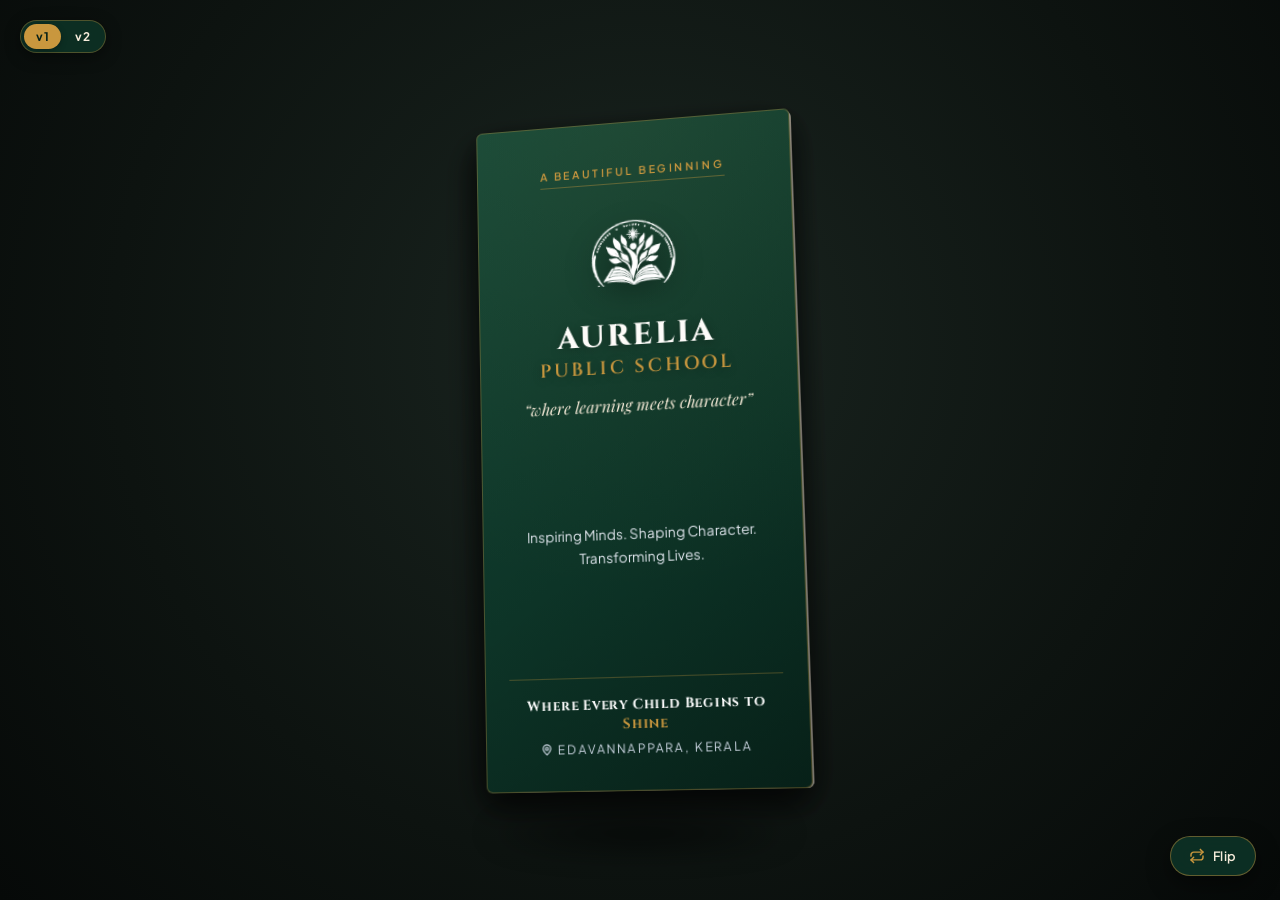
<file: brochure/v1.html>
<!DOCTYPE html>
<html lang="en">
<head>
  <meta charset="UTF-8">
  <meta name="viewport" content="width=device-width, initial-scale=1.0, maximum-scale=1.0, user-scalable=no">
  <meta name="format-detection" content="telephone=no">
  <title>Aurelia Public School | Brochure v1</title>
  <meta name="description" content="Interactive 3-Fold Brochure for Aurelia Public School, Edavannappara, Kerala.">
  <link rel="icon" type="image/png" href="../assets/favicon.png">
  <link rel="preconnect" href="https://fonts.googleapis.com">
  <link rel="preconnect" href="https://fonts.gstatic.com" crossorigin>
  <link href="https://fonts.googleapis.com/css2?family=Cinzel:wght@600;700;800;900&family=Plus+Jakarta+Sans:ital,wght@0,300;0,400;0,500;0,600;0,700;1,400&family=Playfair+Display:ital,wght@0,600;0,700;1,400;1,600&display=swap" rel="stylesheet">
  
  <style>
    :root {
      --primary: #0d3427;
      --primary-dark: #072018;
      --primary-light: #154636;
      --accent: #c9973e;
      --accent-light: #f6ecdb;
      --accent-subtle: #ebd5ad;
      --accent-hover: #b07e29;
      --emerald-gradient: linear-gradient(145deg, #164938 0%, #0d3427 58%, #072018 100%);
      --text-dark: #1f2937;
      --text-muted: #52606d;
      --paper-base: #fcfaf6;
      --font-heading: 'Cinzel', serif;
      --font-serif: 'Playfair Display', Georgia, serif;
      --font-body: 'Plus Jakarta Sans', -apple-system, sans-serif;
      
      /* Fixed physical print aspect ratio; scaled dynamically per viewport */
      --panel-width: 310px;
      --panel-height: 640px;
    }

    * {
      box-sizing: border-box;
      margin: 0;
      padding: 0;
      user-select: none;
      -webkit-user-select: none;
      -webkit-touch-callout: none;
      touch-action: none;
    }

    html, body {
      width: 100%;
      height: 100%;
      overflow: hidden;
      background: radial-gradient(circle at 50% 38%, #1a2520 0%, #0d1310 62%, #060908 100%);
      font-family: var(--font-body);
      color: #e5e7eb;
      position: fixed;
      touch-action: none;
      -webkit-text-size-adjust: 100%;
    }

    a, a[href^="tel"], a[href^="mailto"] {
      color: inherit;
      text-decoration: none;
    }

    /* Interactive 3D Viewport */
    .scene-viewport {
      width: 100vw;
      height: 100vh;
      display: flex;
      align-items: center;
      justify-content: center;
      perspective: 2000px;
      perspective-origin: 50% 48%;
      position: relative;
      cursor: grab;
    }

    .scene-viewport:active {
      cursor: grabbing;
    }

    /* Pan & Scale Rig (screen-space translation & zoom) */
    .pan-rig {
      transform-style: preserve-3d;
      position: relative;
      will-change: transform;
      transition: transform 0.65s cubic-bezier(0.22, 1, 0.36, 1);
    }

    .pan-rig.dragging {
      transition: none;
    }

    /* Ambient Ground Shadow strictly below the bottom of the brochure */
    .bottom-shadow {
      position: absolute;
      top: calc(100% + 26px);
      left: 50%;
      width: 310px;
      height: 38px;
      transform: translateX(-50%);
      background: radial-gradient(ellipse at center, rgba(0, 0, 0, 0.82) 0%, rgba(0, 0, 0, 0.45) 48%, transparent 76%);
      filter: blur(14px);
      pointer-events: none;
      transition: width 0.9s cubic-bezier(0.22, 1, 0.36, 1), opacity 0.9s ease;
    }

    /* Floating Wobble Rig */
    .wobble-rig {
      transform-style: preserve-3d;
      animation: gentleWobble 4.8s ease-in-out infinite alternate;
    }

    @keyframes gentleWobble {
      0% {
        transform: translate3d(0px, -7px, 0px) rotateZ(-0.6deg) rotateX(1.2deg);
      }
      100% {
        transform: translate3d(0px, 8px, 12px) rotateZ(0.6deg) rotateX(-1.2deg);
      }
    }

    /* 3D Orbit & Flip Rig (pivots strictly around Center of Gravity) */
    .orbit-rig {
      transform-style: preserve-3d;
      transition: transform 0.9s cubic-bezier(0.22, 1, 0.36, 1);
      position: relative;
    }

    .orbit-rig.dragging {
      transition: none;
    }

    /* Brochure Assembly: shifts CoG to (0,0,0) of orbit-rig */
    .brochure-assembly {
      width: var(--panel-width);
      height: var(--panel-height);
      position: relative;
      transform-style: preserve-3d;
      transition: transform 0.9s cubic-bezier(0.22, 1, 0.36, 1);
    }

    /* =========================================================
       NON-INTERSECTING 3D HINGE GEOMETRY
       - Center Panel sits at Z = 0px
       - Right Wing (Inner Flap) hinge at Z = +2.5px, body at -2.5px
         -> Unfolded (0deg): Z = 0px
         -> Folded (-180deg): Z = +5px (parallel, 5px above Center)
       - Left Wing (Front Cover) hinge at Z = +6px, body at -6px
         -> Unfolded (0deg): Z = 0px
         -> Folded (+180deg): Z = +12px (parallel, 7px above Right Wing)
       ========================================================= */
    .panel-center {
      position: absolute;
      inset: 0;
      transform-style: preserve-3d;
    }

    .panel-wing {
      position: absolute;
      top: 0;
      width: var(--panel-width);
      height: var(--panel-height);
      transform-style: preserve-3d;
      transition: transform 0.95s cubic-bezier(0.24, 1, 0.32, 1);
    }

    .wing-right {
      left: 100%;
      transform-origin: left center;
    }

    .wing-left {
      right: 100%;
      transform-origin: right center;
    }

    .wing-body {
      position: absolute;
      inset: 0;
      transform-style: preserve-3d;
    }

    .wing-right .wing-body {
      transform: translateZ(-2.5px);
    }

    .wing-left .wing-body {
      transform: translateZ(-6px);
    }

    /* 3D Planes (Keep overflow off 3D planes for iOS WebKit depth buffer) */
    .panel-face {
      position: absolute;
      inset: 0;
      backface-visibility: hidden;
      -webkit-backface-visibility: hidden;
      transform-style: preserve-3d;
    }

    .face-inside {
      transform: translateZ(0.6px);
    }

    .face-outside {
      transform: rotateY(180deg) translateZ(0.6px);
    }

    /* 2D Inner Card where overflow & border-radius are safely applied */
    .panel-inner {
      width: 100%;
      height: 100%;
      border-radius: 6px;
      overflow: hidden;
      padding: 30px 24px;
      background-color: var(--paper-base);
      color: var(--text-dark);
      display: flex;
      flex-direction: column;
      justify-content: space-between;
      position: relative;
      box-shadow: 
        0 12px 32px rgba(0, 0, 0, 0.38),
        inset 0 0 0 1px rgba(201, 151, 62, 0.18);
    }

    /* Subtle paper lighting sheen */
    .panel-inner::before {
      content: '';
      position: absolute;
      inset: 0;
      background: radial-gradient(circle at 50% 0%, rgba(201, 151, 62, 0.06), transparent 70%);
      pointer-events: none;
    }

    /* Dynamic Fold Crease & Ambient Shadows */
    .crease-overlay {
      position: absolute;
      inset: 0;
      pointer-events: none;
      z-index: 15;
      transition: opacity 0.85s ease;
    }

    .crease-from-left {
      background: linear-gradient(to right, rgba(0, 0, 0, 0.25) 0%, rgba(0, 0, 0, 0.05) 10%, transparent 28%);
    }

    .crease-from-right {
      background: linear-gradient(to left, rgba(0, 0, 0, 0.25) 0%, rgba(0, 0, 0, 0.05) 10%, transparent 28%);
    }

    .fold-depth-shade {
      position: absolute;
      inset: 0;
      background: linear-gradient(135deg, rgba(0, 0, 0, 0.16) 0%, rgba(0, 0, 0, 0.34) 100%);
      pointer-events: none;
      z-index: 16;
      opacity: 0;
      transition: opacity 0.85s ease;
    }

    /* =========================================================
       PANEL 1: FRONT COVER (Left Wing Outside Face)
       ========================================================= */
    .panel-front-cover {
      background: var(--emerald-gradient);
      color: #fff;
      text-align: center;
      padding: 42px 24px 32px;
      box-shadow: 
        -6px 14px 34px rgba(0, 0, 0, 0.5),
        inset 0 0 0 1px rgba(201, 151, 62, 0.32);
    }

    .cover-top {
      display: flex;
      flex-direction: column;
      align-items: center;
      width: 100%;
    }

    .cover-eyebrow {
      font-size: 0.66rem;
      letter-spacing: 0.24em;
      text-transform: uppercase;
      color: var(--accent);
      border-bottom: 1px solid rgba(201, 151, 62, 0.4);
      padding-bottom: 5px;
      margin-bottom: 24px;
      font-weight: 600;
    }

    .cover-crest {
      width: 88px;
      height: 88px;
      object-fit: contain;
      filter: drop-shadow(0 6px 14px rgba(0, 0, 0, 0.45));
      margin-bottom: 20px;
    }

    .cover-school-name {
      font-family: var(--font-heading);
      font-size: 1.85rem;
      letter-spacing: 0.07em;
      line-height: 1.15;
      font-weight: 800;
      color: #ffffff;
      text-shadow: 0 2px 10px rgba(0, 0, 0, 0.3);
    }

    .cover-school-name span {
      display: block;
      color: var(--accent);
      font-size: 1.12rem;
      letter-spacing: 0.16em;
      font-weight: 600;
      margin-top: 4px;
    }

    .cover-tagline {
      font-family: var(--font-serif);
      font-style: italic;
      color: var(--accent-light);
      font-size: 0.98rem;
      margin-top: 14px;
      line-height: 1.4;
    }

    .cover-mid {
      padding: 14px 8px;
    }

    .cover-lead {
      font-size: 0.83rem;
      line-height: 1.65;
      color: #e2e8f0;
      font-weight: 400;
    }

    .cover-bottom {
      border-top: 1px solid rgba(201, 151, 62, 0.3);
      padding-top: 16px;
      width: 100%;
    }

    .cover-shine {
      font-family: var(--font-heading);
      font-size: 0.82rem;
      letter-spacing: 0.06em;
      color: #fff;
      font-weight: 700;
      margin-bottom: 6px;
    }

    .cover-shine strong {
      color: var(--accent);
    }

    .cover-loc {
      font-size: 0.72rem;
      letter-spacing: 0.16em;
      text-transform: uppercase;
      color: #cbd5e1;
      display: flex;
      align-items: center;
      justify-content: center;
      gap: 5px;
    }

    /* =========================================================
       PANEL 5: INNER FLAP — A BEAUTIFUL BEGINNING (Right Wing Outside)
       ========================================================= */
    .panel-flap-in {
      background: #fdfbf7;
    }

    .section-eyebrow {
      font-size: 0.63rem;
      letter-spacing: 0.2em;
      text-transform: uppercase;
      font-weight: 700;
      color: var(--accent-hover);
      margin-bottom: 4px;
      display: block;
    }

    .section-heading {
      font-family: var(--font-heading);
      color: var(--primary);
      font-size: 1.2rem;
      line-height: 1.26;
      margin-bottom: 10px;
      letter-spacing: 0.02em;
    }

    .intro-p {
      font-size: 0.8rem;
      line-height: 1.6;
      color: var(--text-dark);
      margin-bottom: 12px;
    }

    .callout-box {
      background: rgba(201, 151, 62, 0.11);
      border-left: 3px solid var(--accent);
      padding: 11px 13px;
      border-radius: 0 6px 6px 0;
      margin-bottom: 14px;
    }

    .callout-box p {
      font-family: var(--font-serif);
      font-size: 0.82rem;
      line-height: 1.48;
      color: var(--primary-dark);
      font-weight: 600;
    }

    .check-list {
      list-style: none;
      display: flex;
      flex-direction: column;
      gap: 10px;
    }

    .check-item {
      display: flex;
      gap: 10px;
      align-items: flex-start;
    }

    .check-icon {
      width: 19px;
      height: 19px;
      border-radius: 50%;
      background: var(--primary);
      color: var(--accent);
      display: flex;
      align-items: center;
      justify-content: center;
      font-size: 0.65rem;
      font-weight: 800;
      flex-shrink: 0;
      margin-top: 2px;
    }

    .check-text h5 {
      font-size: 0.78rem;
      color: var(--primary);
      font-weight: 700;
      margin-bottom: 1px;
    }

    .check-text p {
      font-size: 0.72rem;
      line-height: 1.4;
      color: var(--text-muted);
    }

    .panel-footer-line {
      font-size: 0.71rem;
      color: var(--text-muted);
      border-top: 1px solid #ebd5ad;
      padding-top: 10px;
      text-align: center;
      font-weight: 500;
    }

    /* =========================================================
       PANEL 2: FOUNDER'S VISION (Left Wing Inside Face)
       ========================================================= */
    .panel-founder {
      background: #fdfaf4;
    }

    .stats-row {
      display: grid;
      grid-template-columns: 1fr 1fr;
      gap: 6px;
      margin: 8px 0 12px;
    }

    .stat-pill {
      background: #ffffff;
      border: 1px solid #e5dec9;
      padding: 6px 8px;
      border-radius: 6px;
      font-size: 0.68rem;
      font-weight: 600;
      color: var(--primary);
      text-align: center;
    }

    .stat-pill strong {
      display: block;
      color: var(--accent-hover);
      font-size: 0.9rem;
      font-weight: 800;
    }

    .founder-quote {
      position: relative;
      background: #ffffff;
      border-radius: 10px;
      padding: 14px 14px;
      border: 1px solid #ebd5ad;
      box-shadow: 0 3px 10px rgba(13, 52, 39, 0.04);
      margin-bottom: 10px;
    }

    .founder-quote::before {
      content: '“';
      position: absolute;
      top: -6px;
      left: 10px;
      font-family: var(--font-serif);
      font-size: 2.5rem;
      line-height: 1;
      color: var(--accent-subtle);
    }

    .founder-quote-body {
      font-family: var(--font-serif);
      font-size: 0.78rem;
      line-height: 1.56;
      color: #2e384d;
      font-style: italic;
      position: relative;
      z-index: 2;
    }

    .founder-sig {
      margin-top: 8px;
      text-align: right;
      font-family: var(--font-heading);
      font-size: 0.74rem;
      color: var(--primary);
      font-weight: 700;
    }

    .founder-sig span {
      display: block;
      font-family: var(--font-body);
      font-size: 0.65rem;
      color: var(--text-muted);
      font-weight: 500;
    }

    .japan-badge {
      background: rgba(13, 52, 39, 0.05);
      border-radius: 8px;
      padding: 9px 11px;
      display: flex;
      gap: 8px;
      align-items: center;
    }

    .japan-badge-icon {
      font-size: 1.1rem;
      line-height: 1;
    }

    .japan-badge-text {
      font-size: 0.71rem;
      line-height: 1.42;
      color: #334155;
    }

    /* =========================================================
       PANEL 3: THE AURELIA WAY (Center Panel Inside Face)
       ========================================================= */
    .panel-the-way {
      background: #ffffff;
    }

    .pillar-cards {
      display: flex;
      flex-direction: column;
      gap: 8px;
      margin: 8px 0;
    }

    .pillar-card {
      padding: 8px 11px;
      border-radius: 7px;
      background: #fbf9f4;
      border: 1px solid #eee8db;
    }

    .pillar-card h5 {
      font-family: var(--font-heading);
      font-size: 0.75rem;
      letter-spacing: 0.04em;
      color: var(--primary);
      margin-bottom: 2px;
      display: flex;
      align-items: center;
      gap: 5px;
    }

    .pillar-card p {
      font-size: 0.7rem;
      line-height: 1.38;
      color: var(--text-muted);
    }

    /* =========================================================
       PANEL 4: MADRASA & PROMISE (Right Wing Inside Face)
       ========================================================= */
    .panel-madrasa-promise {
      background: #fdfbf7;
    }

    .madrasa-hero-card {
      background: linear-gradient(145deg, #0d3427 0%, #154636 100%);
      color: #fff;
      border-radius: 10px;
      padding: 16px 15px;
      box-shadow: 0 6px 16px rgba(13, 52, 39, 0.14);
      position: relative;
      overflow: hidden;
    }

    .madrasa-hero-tag {
      font-size: 0.62rem;
      letter-spacing: 0.18em;
      text-transform: uppercase;
      color: var(--accent);
      font-weight: 700;
      margin-bottom: 4px;
      display: block;
    }

    .madrasa-hero-card h4 {
      font-family: var(--font-heading);
      font-size: 0.94rem;
      letter-spacing: 0.03em;
      margin-bottom: 8px;
      line-height: 1.32;
      color: #ffffff;
    }

    .madrasa-hero-card p {
      font-size: 0.74rem;
      line-height: 1.48;
      color: #d1fae5;
      margin-bottom: 7px;
    }

    .madrasa-points {
      display: flex;
      flex-direction: column;
      gap: 4px;
      border-top: 1px solid rgba(255, 255, 255, 0.14);
      padding-top: 8px;
    }

    .madrasa-pt {
      font-size: 0.69rem;
      color: #fef3c7;
      display: flex;
      align-items: center;
      gap: 5px;
    }

    .promise-strip {
      margin-top: 12px;
      background: #ffffff;
      border: 1px solid #e7ded0;
      border-radius: 8px;
      padding: 12px 13px;
    }

    .promise-strip h5 {
      font-family: var(--font-heading);
      font-size: 0.72rem;
      letter-spacing: 0.12em;
      text-transform: uppercase;
      color: var(--primary);
      margin-bottom: 5px;
    }

    .traits-tags {
      display: flex;
      flex-wrap: wrap;
      gap: 5px;
    }

    .trait-tag {
      font-size: 0.66rem;
      font-weight: 600;
      color: #1e3a2f;
      background: #f4eee1;
      padding: 3px 7px;
      border-radius: 4px;
    }

    /* =========================================================
       PANEL 6: BACK COVER (Center Panel Outside Face)
       ========================================================= */
    .panel-back-cover {
      background: #faf7f0;
    }

    .back-crest-wrap {
      text-align: center;
      margin-bottom: 14px;
    }

    .back-crest-wrap img {
      width: 46px;
      height: 46px;
      object-fit: contain;
      margin-bottom: 6px;
    }

    .back-school-title {
      font-family: var(--font-heading);
      font-size: 1.14rem;
      color: var(--primary);
      letter-spacing: 0.04em;
    }

    .back-tagline {
      font-family: var(--font-serif);
      font-style: italic;
      font-size: 0.78rem;
      color: var(--accent-hover);
      margin-top: 2px;
    }

    .vision-mission-card {
      background: #ffffff;
      border-radius: 8px;
      padding: 12px 14px;
      margin-bottom: 9px;
      border: 1px solid var(--accent-subtle);
      box-shadow: 0 2px 6px rgba(13, 52, 39, 0.04);
    }

    .vision-mission-card h4 {
      font-family: var(--font-heading);
      font-size: 0.7rem;
      letter-spacing: 0.16em;
      text-transform: uppercase;
      color: var(--primary);
      margin-bottom: 4px;
      display: flex;
      align-items: center;
      gap: 6px;
    }

    .vision-mission-card h4::after {
      content: '';
      flex: 1;
      height: 1px;
      background: var(--accent-subtle);
    }

    .vision-mission-card p {
      font-size: 0.8rem;
      line-height: 1.48;
      color: #374151;
      font-weight: 500;
    }

    .contact-cta {
      background: var(--primary);
      color: #fff;
      border-radius: 10px;
      padding: 16px 14px;
      text-align: center;
    }

    .contact-cta h4 {
      font-family: var(--font-heading);
      color: var(--accent);
      font-size: 0.84rem;
      letter-spacing: 0.1em;
      text-transform: uppercase;
      margin-bottom: 5px;
    }

    .contact-cta p {
      font-size: 0.75rem;
      color: #e2e8f0;
      line-height: 1.48;
      margin-bottom: 3px;
    }

    
    .version-selector {
      position: fixed;
      top: 20px;
      left: 20px;
      z-index: 100;
      display: inline-flex;
      align-items: center;
      background: rgba(13, 52, 39, 0.85);
      border: 1px solid rgba(201, 151, 62, 0.35);
      backdrop-filter: blur(10px);
      -webkit-backdrop-filter: blur(10px);
      padding: 3px;
      border-radius: 999px;
      box-shadow: 0 4px 16px rgba(0, 0, 0, 0.4);
      gap: 2px;
    }

    .version-link {
      padding: 5px 12px;
      border-radius: 999px;
      font-size: 0.74rem;
      font-weight: 700;
      letter-spacing: 0.05em;
      text-decoration: none;
      color: var(--accent-light);
      transition: all 0.2s ease;
    }

    .version-link:hover {
      color: #fff;
      background: rgba(255, 255, 255, 0.08);
    }

    .version-link.active {
      background: var(--accent);
      color: #072018;
      box-shadow: 0 2px 6px rgba(0, 0, 0, 0.25);
    }

    /* =========================================================
       STANDALONE FLIP BUTTON (Bottom Right)
       ========================================================= */
    .flip-btn {
      position: fixed;
      bottom: 24px;
      right: 24px;
      z-index: 100;
      background: rgba(13, 52, 39, 0.88);
      color: var(--accent-light);
      border: 1px solid rgba(201, 151, 62, 0.45);
      backdrop-filter: blur(10px);
      -webkit-backdrop-filter: blur(10px);
      padding: 11px 18px;
      border-radius: 999px;
      font-family: var(--font-body);
      font-size: 0.8rem;
      font-weight: 600;
      letter-spacing: 0.04em;
      display: inline-flex;
      align-items: center;
      gap: 8px;
      cursor: pointer;
      box-shadow: 0 8px 24px rgba(0, 0, 0, 0.45);
      transition: transform 0.2s ease, background 0.2s ease, border-color 0.2s ease;
    }

    .flip-btn:hover {
      background: rgba(21, 70, 54, 0.95);
      border-color: var(--accent);
    }

    .flip-btn:active {
      transform: scale(0.94);
    }

    .flip-btn svg {
      color: var(--accent);
      transition: transform 0.45s cubic-bezier(0.22, 1, 0.36, 1);
    }

    .flip-btn.flipped svg {
      transform: rotate(180deg);
    }
  </style>
</head>
<body>

  <!-- Version Selector (Easy Switching) -->
  <nav class="version-selector" aria-label="Brochure Versions">
    <a href="v1.html" class="version-link active">v1</a>
    <a href="index.html" class="version-link">v2</a>
  </nav>

  <!-- Interactive 3D Scene -->
  <div class="scene-viewport" id="sceneViewport">
    
    <!-- Pan & Scale Container -->
    <div class="pan-rig" id="panRig">

      <!-- Ambient Ground Shadow strictly at the bottom -->
      <div class="bottom-shadow" id="bottomShadow"></div>

      <!-- Gentle Floating Wobble Container -->
      <div class="wobble-rig" id="wobbleRig">
        
        <!-- 3D Orbit & Flip Container (Pivots around true Center of Gravity) -->
        <div class="orbit-rig" id="orbitRig">
          
          <!-- The Tri-Fold Paper Assembly -->
          <div class="brochure-assembly" id="brochureAssembly">

            <!-- ==============================================
                 CENTER PANEL (Z = 0px)
                 Inside Face (+Z): The Aurelia Way
                 Outside Face (-Z): Back Cover (Vision, Mission, Contact)
                 ============================================== -->
            <div class="panel-center">
              
              <!-- Inside Center: The Aurelia Way -->
              <div class="panel-face face-inside">
                <div class="panel-inner panel-the-way">
                  <div class="crease-overlay crease-from-left"></div>
                  <div class="crease-overlay crease-from-right"></div>
                  <div class="fold-depth-shade" id="shadeCenterInside"></div>

                  <div>
                    <span class="section-eyebrow">Core Philosophy</span>
                    <h2 class="section-heading">The Aurelia Way</h2>
                    <p style="font-size: 0.76rem; color: var(--text-muted); margin-bottom: 6px;">
                      <em>Discipline with Dignity. Learning with Joy.</em> At Aurelia, we believe that strong foundations create lifelong learners.
                    </p>

                    <div class="pillar-cards">
                      <div class="pillar-card">
                        <h5>🛡️ Character & Discipline</h5>
                        <p>Nurturing respect, responsibility, kindness, self-discipline and good habits.</p>
                      </div>
                      <div class="pillar-card">
                        <h5>💡 Joyful Learning</h5>
                        <p>Encouraging curiosity, creativity, exploration and independent thinking.</p>
                      </div>
                      <div class="pillar-card">
                        <h5>🌱 Individual Attention</h5>
                        <p>Recognising every child’s uniqueness and supporting their potential.</p>
                      </div>
                      <div class="pillar-card">
                        <h5>🤝 Teachers as Role Models</h5>
                        <p>Building a culture of care, consistency and professional excellence.</p>
                      </div>
                      <div class="pillar-card">
                        <h5>🏡 Partnership with Parents</h5>
                        <p>Working together to nurture confident, capable and compassionate children.</p>
                      </div>
                    </div>
                  </div>

                  <div style="background: #f4eee1; border-radius: 6px; padding: 8px 10px; text-align: center; font-size: 0.7rem; color: var(--primary); font-weight: 600;">
                    Strong Foundations • Lifelong Learners • Empathetic Citizens
                  </div>
                </div>
              </div>

              <!-- Outside Center: Back Cover -->
              <div class="panel-face face-outside">
                <div class="panel-inner panel-back-cover">
                  <div>
                    <div class="back-crest-wrap">
                      <img src="../assets/logo-crest.png" alt="Aurelia Crest">
                      <h3 class="back-school-title">AURELIA PUBLIC SCHOOL</h3>
                      <p class="back-tagline">where learning meets character</p>
                    </div>

                    <div class="vision-mission-card">
                      <h4>Our Vision</h4>
                      <p>“To Nurture Excellence with Humanity.”</p>
                    </div>

                    <div class="vision-mission-card">
                      <h4>Our Mission</h4>
                      <p>“To Educate the Mind, Enrich the Heart, and Empower the Future.”</p>
                    </div>

                    <div class="vision-mission-card" style="border-color: #cbd5e1; background: #fafafa;">
                      <h4>Our Promise</h4>
                      <p style="font-size: 0.75rem; color: #4b5563;">
                        Growing in Knowledge. Rooted in Values. Ready for Life.
                      </p>
                    </div>
                  </div>

                  <div class="contact-cta">
                    <h4>Admissions & Enquiries</h4>
                    <p><strong>Edavannappara, Kerala</strong></p>
                    <p style="font-size: 0.72rem; color: #cbd5e1;">Phone: +91 97454 83774</p>
                    <p style="font-size: 0.72rem; color: #cbd5e1;">Email: info@aureliapublicschool.org</p>
                    <p style="font-size: 0.7rem; color: var(--accent); margin-top: 3px;">aureliapublicschool.org</p>
                  </div>
                </div>
              </div>

            </div>


            <!-- ==============================================
                 RIGHT WING — INNER FLAP (Hinge at Z = +2.5px)
                 Folds inward (-180deg) to sit parallel at Z = +5px
                 Inside Face (+Z when open): Madrasa & Our Promise
                 Outside Face (+Z when folded): A Beautiful Beginning
                 ============================================== -->
            <div class="panel-wing wing-right" id="wingRight">
              <div class="wing-body">

                <!-- Inside Right: Madrasa & Promise -->
                <div class="panel-face face-inside">
                  <div class="panel-inner panel-madrasa-promise">
                    <div class="crease-overlay crease-from-left"></div>

                    <div>
                      <div class="madrasa-hero-card">
                        <span class="madrasa-hero-tag">Integrated Convenience</span>
                        <h4>Academic Education & Madrasa — Together</h4>
                        <p>
                          We understand the challenges parents face when arranging separate schedules and travel for school and Madrasa education.
                        </p>
                        <p style="font-size: 0.71rem; color: #ecfdf5;">
                          Aurelia plans to provide a Madrasa facility within the school setting, coordinating school and Madrasa holidays wherever feasible.
                        </p>
                        <div class="madrasa-points">
                          <div class="madrasa-pt">✨ Two educational pathways in one setting</div>
                          <div class="madrasa-pt">✨ Coordinated school & Madrasa holidays</div>
                          <div class="madrasa-pt">✨ Shared commitment to children’s growth</div>
                        </div>
                      </div>

                      <div class="promise-strip">
                        <h5>Our Promise for Tomorrow</h5>
                        <p style="font-size: 0.71rem; color: var(--text-muted); margin-bottom: 6px;">
                          More than education—a foundation for life. We aspire to nurture children who are:
                        </p>
                        <div class="traits-tags">
                          <span class="trait-tag">Confident in abilities</span>
                          <span class="trait-tag">Disciplined in habits</span>
                          <span class="trait-tag">Kind in relationships</span>
                          <span class="trait-tag">Curious in learning</span>
                          <span class="trait-tag">Responsible in actions</span>
                          <span class="trait-tag">Rooted in values</span>
                        </div>
                      </div>
                    </div>

                    <div class="panel-footer-line" style="color: var(--accent-hover); font-weight: 600;">
                      Ready for the Future • Grounded in Values
                    </div>
                  </div>
                </div>

                <!-- Outside Flap: A Beautiful Beginning (Revealed on 1st Unfold) -->
                <div class="panel-face face-outside">
                  <div class="panel-inner panel-flap-in">
                    <div class="crease-overlay crease-from-right"></div>
                    <div class="fold-depth-shade" id="shadeFlapOutside"></div>

                    <div>
                      <span class="section-eyebrow">A Beautiful Beginning</span>
                      <h2 class="section-heading">Where Knowledge Meets Values, and Every Child Matters</h2>
                      <p class="intro-p">
                        We believe education is not merely about academic success; it is about nurturing character, building confidence and preparing children for life.
                      </p>
                      <div class="callout-box">
                        <p>“At Aurelia, we aspire to create a joyful, disciplined and values-centred environment where every child discovers their potential and grows into a responsible, compassionate individual.”</p>
                      </div>
                      <ul class="check-list">
                        <li class="check-item">
                          <div class="check-icon">✓</div>
                          <div class="check-text">
                            <h5>Character First</h5>
                            <p>Nurturing respect, humility, and good habits as a way of life.</p>
                          </div>
                        </li>
                        <li class="check-item">
                          <div class="check-icon">✓</div>
                          <div class="check-text">
                            <h5>Joyful & Disciplined</h5>
                            <p>Calm, encouraging classrooms where every child matters.</p>
                          </div>
                        </li>
                        <li class="check-item">
                          <div class="check-icon">✓</div>
                          <div class="check-text">
                            <h5>Prepared for Life</h5>
                            <p>Building confidence, curiosity, and moral responsibility.</p>
                          </div>
                        </li>
                      </ul>
                    </div>

                    <div class="panel-footer-line">
                      Aurelia — Where Every Child Begins to Shine
                    </div>
                  </div>
                </div>

              </div>
            </div>


            <!-- ==============================================
                 LEFT WING — FRONT COVER WING (Hinge at Z = +6px)
                 Folds inward (+180deg) to sit parallel at Z = +12px
                 Inside Face (+Z when open): Founder's Vision
                 Outside Face (+Z when closed): Front Cover
                 ============================================== -->
            <div class="panel-wing wing-left" id="wingLeft">
              <div class="wing-body">

                <!-- Inside Left: Founder's Vision -->
                <div class="panel-face face-inside">
                  <div class="panel-inner panel-founder">
                    <div class="crease-overlay crease-from-right"></div>

                    <div>
                      <span class="section-eyebrow">A Founder’s Vision</span>
                      <h2 class="section-heading">A Dream Shaped by Experience, Inspired by the World</h2>

                      <div class="stats-row">
                        <div class="stat-pill"><strong>24 Yrs</strong> Educational Exp.</div>
                        <div class="stat-pill"><strong>17 Yrs</strong> CBSE Principal</div>
                        <div class="stat-pill"><strong>5 Yrs</strong> Gulf CBSE</div>
                        <div class="stat-pill"><strong>2 Yrs</strong> British Curric.</div>
                      </div>

                      <div class="founder-quote">
                        <div class="founder-quote-body">
                          “I have developed a deep conviction that education must shape both the mind and the character. My visits to Japanese schools left a lasting impression—their discipline, calm classrooms, cleanliness, respect and warm hospitality inspired me to envision a school where good habits become a way of life.”
                        </div>
                        <div class="founder-sig">
                          — Founder
                          <span>Aurelia Public School</span>
                        </div>
                      </div>

                      <div class="japan-badge">
                        <div class="japan-badge-icon">🌸</div>
                        <div class="japan-badge-text">
                          My dream is to build a school where <strong>discipline becomes a habit</strong>, <strong>respect becomes a culture</strong>, and <strong>learning becomes a joy</strong>.
                        </div>
                      </div>
                    </div>

                    <div class="panel-footer-line" style="font-style: italic; color: var(--primary);">
                      “Aurelia is not just a school I dream of building; it is a culture I dream of nurturing.”
                    </div>
                  </div>
                </div>

                <!-- Outside Left: Front Cover (Visible when Closed) -->
                <div class="panel-face face-outside">
                  <div class="panel-inner panel-front-cover">
                    <div class="cover-top">
                      <span class="cover-eyebrow">A Beautiful Beginning</span>
                      <img src="../assets/logo-crest-white.png" alt="Aurelia Crest" class="cover-crest" onerror="this.src='../assets/logo-crest.png'">
                      <h1 class="cover-school-name">
                        AURELIA
                        <span>PUBLIC SCHOOL</span>
                      </h1>
                      <div class="cover-tagline">“where learning meets character”</div>
                    </div>

                    <div class="cover-mid">
                      <p class="cover-lead">
                        Inspiring Minds. Shaping Character. Transforming Lives.
                      </p>
                    </div>

                    <div class="cover-bottom">
                      <div class="cover-shine">Where Every Child Begins to <strong>Shine</strong></div>
                      <div class="cover-loc">
                        <svg width="11" height="11" viewBox="0 0 24 24" fill="none" stroke="currentColor" stroke-width="2.5"><path d="M12 2a8 8 0 0 0-8 8c0 5.25 8 12 8 12s8-6.75 8-12a8 8 0 0 0-8-8z"/><circle cx="12" cy="10" r="3"/></svg>
                        Edavannappara, Kerala
                      </div>
                    </div>
                  </div>
                </div>

              </div>
            </div>

          </div> <!-- /brochure-assembly -->

        </div> <!-- /orbit-rig -->

      </div> <!-- /wobble-rig -->

    </div> <!-- /pan-rig -->

  </div> <!-- /scene-viewport -->

  <!-- Standalone Flip Button at Bottom Right -->
  <button class="flip-btn" id="flipBtn" type="button" aria-label="Flip Brochure">
    <svg width="16" height="16" viewBox="0 0 24 24" fill="none" stroke="currentColor" stroke-width="2.2" stroke-linecap="round" stroke-linejoin="round">
      <path d="M17 2.1l4 4-4 4"/>
      <path d="M3 12.2v-2a4 4 0 0 1 4-4h14"/>
      <path d="M7 21.9l-4-4 4-4"/>
      <path d="M21 11.8v2a4 4 0 0 1-4 4H3"/>
    </svg>
    <span>Flip</span>
  </button>

  <script>
    const PANEL_W = 310;
    const PANEL_H = 640;

    let foldStep = 0;       // 0: Closed, 1: Half-Open, 2: Fully Open
    let isFlipped = false;  // false: Front/Inside, true: Back/Outside

    // Screen-space Pan & Zoom
    let panX = 0;
    let panY = 0;
    let userZoom = 1;
    let baseFitScale = 1;

    // 3D Slant & Rotation around Center of Gravity
    let rotX = 7;
    let rotY = -12;
    let rotZ = -1.5;

    // DOM References
    const viewport = document.getElementById('sceneViewport');
    const panRig = document.getElementById('panRig');
    const orbitRig = document.getElementById('orbitRig');
    const assembly = document.getElementById('brochureAssembly');
    const wingLeft = document.getElementById('wingLeft');
    const wingRight = document.getElementById('wingRight');
    const bottomShadow = document.getElementById('bottomShadow');
    const shadeFlapOutside = document.getElementById('shadeFlapOutside');
    const shadeCenterInside = document.getElementById('shadeCenterInside');
    const flipBtn = document.getElementById('flipBtn');

    function computeResponsiveScale() {
      const vw = window.innerWidth;
      const vh = window.innerHeight;
      const heightFit = (vh * 0.82) / PANEL_H;

      if (foldStep === 0) {
        const widthFit = (vw * 0.82) / PANEL_W;
        baseFitScale = Math.min(1.05, heightFit, widthFit);
      } else if (foldStep === 1) {
        const widthFit = (vw * 0.90) / (PANEL_W * 1.45);
        baseFitScale = Math.min(1.0, heightFit, widthFit);
      } else {
        const widthFit = (vw * 0.92) / (PANEL_W * 1.55);
        baseFitScale = Math.min(0.96, heightFit, widthFit);
      }
    }

    function applyTransforms() {
      const scale = Math.max(0.38, Math.min(2.2, baseFitScale * userZoom));
      panRig.style.transform = `translate3d(${panX}px, ${panY}px, 0px) scale(${scale})`;

      const flipAngle = isFlipped ? 180 : 0;
      const effectiveRotZ = isFlipped ? -rotZ : rotZ;
      orbitRig.style.transform = `rotateX(${rotX}deg) rotateY(${rotY + flipAngle}deg) rotateZ(${effectiveRotZ}deg)`;
    }

    function updateBrochureState(animate = true, previousStep = 0) {
      computeResponsiveScale();

      if (!animate) {
        wingLeft.style.transition = 'none';
        wingRight.style.transition = 'none';
      } else {
        if (foldStep === 0 && previousStep === 2) {
          wingRight.style.transition = 'transform 0.85s cubic-bezier(0.24, 1, 0.32, 1) 0s';
          wingLeft.style.transition = 'transform 0.9s cubic-bezier(0.24, 1, 0.32, 1) 0.14s';
        } else {
          wingLeft.style.transition = 'transform 0.95s cubic-bezier(0.24, 1, 0.32, 1) 0s';
          wingRight.style.transition = 'transform 0.95s cubic-bezier(0.24, 1, 0.32, 1) 0s';
        }
      }

      if (foldStep === 0) {
        wingLeft.style.transform = 'translateZ(6px) rotateY(180deg)';
        wingRight.style.transform = 'translateZ(2.5px) rotateY(-180deg)';
        assembly.style.transform = 'translate3d(0px, 0px, -6px)';

        shadeFlapOutside.style.opacity = '0.45';
        shadeCenterInside.style.opacity = '0.55';
        bottomShadow.style.width = '290px';
        bottomShadow.style.opacity = '0.85';

        panX = 0;
        panY = 0;
        rotX = 7;
        rotY = -12;
        rotZ = -1.5;

      } else if (foldStep === 1) {
        wingLeft.style.transform = 'translateZ(6px) rotateY(12deg)';
        wingRight.style.transform = 'translateZ(2.5px) rotateY(-180deg)';
        assembly.style.transform = `translate3d(${PANEL_W * 0.5}px, 0px, -2px)`;

        shadeFlapOutside.style.opacity = '0';
        shadeCenterInside.style.opacity = '0.45';
        bottomShadow.style.width = '580px';
        bottomShadow.style.opacity = '0.75';

        panX = 0;
        panY = 0;
        rotX = 4;
        rotY = -5;
        rotZ = -0.5;

      } else if (foldStep === 2) {
        wingLeft.style.transform = 'translateZ(6px) rotateY(8deg)';
        wingRight.style.transform = 'translateZ(2.5px) rotateY(-8deg)';
        assembly.style.transform = 'translate3d(0px, 0px, 0px)';

        shadeFlapOutside.style.opacity = '0';
        shadeCenterInside.style.opacity = '0';
        bottomShadow.style.width = '880px';
        bottomShadow.style.opacity = '0.68';

        panX = 0;
        panY = 0;
        rotX = 2;
        rotY = 0;
        rotZ = 0;
      }

      applyTransforms();
    }

    function advanceFold() {
      const prev = foldStep;
      foldStep = (foldStep + 1) % 3;
      updateBrochureState(true, prev);
    }

    function flipBrochure() {
      isFlipped = !isFlipped;
      flipBtn.classList.toggle('flipped', isFlipped);
      applyTransforms();
    }

    // Flip button click handler
    flipBtn.addEventListener('click', (e) => {
      e.stopPropagation();
      flipBrochure();
    });

    // Prevent native browser double-tap zoom everywhere
    document.addEventListener('dblclick', (e) => {
      e.preventDefault();
    }, { passive: false });

    let lastTouchEndTime = 0;
    document.addEventListener('touchend', (e) => {
      const now = performance.now();
      if (now - lastTouchEndTime <= 350) {
        e.preventDefault();
      }
      lastTouchEndTime = now;
    }, { passive: false });

    document.addEventListener('gesturestart', (e) => {
      e.preventDefault();
    }, { passive: false });

    // =========================================================================
    // GESTURE ENGINE (Instant Tap to Unfold/Fold, Drag to Move, 2-Finger Pinch/Rotate)
    // =========================================================================
    const activePointers = new Map();
    let isDragging = false;
    let totalMovement = 0;

    let initialPinchDist = 0;
    let initialPinchAngle = 0;
    let initialZoom = 1;
    let initialRotZ = 0;
    let initialRotY = 0;
    let initialMidX = 0;

    function getTwoPointerMetrics() {
      const pts = Array.from(activePointers.values());
      const dx = pts[1].x - pts[0].x;
      const dy = pts[1].y - pts[0].y;
      return {
        dist: Math.hypot(dx, dy),
        angle: Math.atan2(dy, dx) * (180 / Math.PI),
        midX: (pts[0].x + pts[1].x) / 2,
        midY: (pts[0].y + pts[1].y) / 2
      };
    }

    viewport.addEventListener('pointerdown', (e) => {
      if (e.target.closest('#flipBtn')) return;
      viewport.setPointerCapture(e.pointerId);
      activePointers.set(e.pointerId, { x: e.clientX, y: e.clientY });

      if (activePointers.size === 1) {
        isDragging = false;
        totalMovement = 0;
      } else if (activePointers.size === 2) {
        isDragging = true;
        const m = getTwoPointerMetrics();
        initialPinchDist = m.dist;
        initialPinchAngle = m.angle;
        initialMidX = m.midX;
        initialZoom = userZoom;
        initialRotZ = rotZ;
        initialRotY = rotY;
      }
    });

    viewport.addEventListener('pointermove', (e) => {
      if (!activePointers.has(e.pointerId)) return;
      const prev = activePointers.get(e.pointerId);
      const dx = e.clientX - prev.x;
      const dy = e.clientY - prev.y;
      activePointers.set(e.pointerId, { x: e.clientX, y: e.clientY });

      if (activePointers.size === 1 && !isDragging && Math.hypot(dx, dy) < 2) {
        return;
      }

      totalMovement += Math.hypot(dx, dy);

      if (activePointers.size === 1) {
        if (totalMovement > 7) {
          isDragging = true;
          panRig.classList.add('dragging');
          orbitRig.classList.add('dragging');

          if (e.shiftKey || e.buttons === 2) {
            rotY += dx * 0.4;
            rotX = Math.max(-55, Math.min(55, rotX - dy * 0.4));
          } else {
            panX += dx;
            panY += dy;

            const spreadHalfW = (foldStep === 0 ? PANEL_W * 0.6 : foldStep === 1 ? PANEL_W * 1.2 : PANEL_W * 1.6) * baseFitScale * userZoom;
            const spreadHalfH = PANEL_H * 0.65 * baseFitScale * userZoom;
            panX = Math.max(-spreadHalfW, Math.min(spreadHalfW, panX));
            panY = Math.max(-spreadHalfH, Math.min(spreadHalfH, panY));

            rotY = Math.max(-35, Math.min(35, rotY + dx * 0.06));
            rotX = Math.max(-30, Math.min(30, rotX - dy * 0.06));
          }

          applyTransforms();
        }
      } else if (activePointers.size === 2 && initialPinchDist > 0) {
        panRig.classList.add('dragging');
        orbitRig.classList.add('dragging');

        const m = getTwoPointerMetrics();
        const scaleRatio = m.dist / initialPinchDist;
        userZoom = Math.max(0.55, Math.min(2.2, initialZoom * scaleRatio));

        let angleDelta = m.angle - initialPinchAngle;
        if (angleDelta > 180) angleDelta -= 360;
        if (angleDelta < -180) angleDelta += 360;

        rotZ = Math.max(-45, Math.min(45, initialRotZ + angleDelta * 0.75));
        rotY = initialRotY + (m.midX - initialMidX) * 0.35;

        applyTransforms();
      }
    });

    function handlePointerEnd(e) {
      if (!activePointers.has(e.pointerId)) return;
      activePointers.delete(e.pointerId);

      if (activePointers.size === 0) {
        panRig.classList.remove('dragging');
        orbitRig.classList.remove('dragging');

        // Instant single-tap unfold/fold (zero delay since double-tap is removed)
        if (!isDragging && totalMovement <= 7) {
          advanceFold();
        }
      } else if (activePointers.size === 1) {
        isDragging = true;
      }
    }

    viewport.addEventListener('pointerup', handlePointerEnd);
    viewport.addEventListener('pointercancel', handlePointerEnd);
    viewport.addEventListener('contextmenu', (e) => e.preventDefault());

    viewport.addEventListener('wheel', (e) => {
      e.preventDefault();
      if (e.ctrlKey || Math.abs(e.deltaY) > Math.abs(e.deltaX)) {
        const zoomFactor = 1 - e.deltaY * 0.0015;
        userZoom = Math.max(0.55, Math.min(2.2, userZoom * zoomFactor));
      } else {
        panX -= e.deltaX;
      }
      applyTransforms();
    }, { passive: false });

    window.addEventListener('resize', () => {
      computeResponsiveScale();
      applyTransforms();
    });

    updateBrochureState(false, 0);
  </script>
</body>
</html>
</file>
<file: css/style.css>
:root {
  --primary: #10382b;        /* Deep Forest Green matching official logo */
  --primary-dark: #0a241b;
  --primary-light: #1b4f3e;
  --accent: #c9973e;         /* Warm Gold from official logo */
  --accent-light: #f5e8cc;
  --accent-hover: #b07e29;
  --text-dark: #1f2937;
  --text-muted: #576574;
  --bg-page: #fdfbf7;        /* Soft warm ivory */
  --bg-white: #ffffff;
  --border-color: #ede8df;
  --shadow-sm: 0 2px 4px rgba(16, 56, 43, 0.04);
  --shadow-md: 0 6px 16px rgba(16, 56, 43, 0.06);
  --shadow-lg: 0 12px 28px rgba(16, 56, 43, 0.08);
  --radius-sm: 8px;
  --radius-md: 14px;
  --radius-lg: 22px;
  --font-heading: 'Cinzel', 'Playfair Display', Georgia, serif;
  --font-body: 'Inter', -apple-system, BlinkMacSystemFont, "Segoe UI", Roboto, sans-serif;
}

* {
  margin: 0;
  padding: 0;
  box-sizing: border-box;
}

html {
  scroll-behavior: smooth;
  font-size: 16px;
  -webkit-text-size-adjust: 100%;
}

body {
  font-family: var(--font-body);
  color: #1f2937;
  color: var(--text-dark);
  background-color: #fdfbf7;
  background-color: var(--bg-page);
  line-height: 1.65;
  -webkit-font-smoothing: antialiased;
}

.container {
  max-width: 1140px;
  margin: 0 auto;
  padding: 0 24px;
}

/* Header & Navigation */
header.site-header {
  position: sticky;
  top: 0;
  z-index: 100;
  background: rgba(253, 251, 247, 0.98);
  -webkit-backdrop-filter: blur(10px);
  backdrop-filter: blur(10px);
  border-bottom: 1px solid var(--border-color);
}

.nav-wrap {
  display: flex;
  align-items: center;
  justify-content: space-between;
  height: 84px;
}

.brand {
  display: flex;
  align-items: center;
  gap: 14px;
  text-decoration: none;
}

.brand-logo-img {
  height: 52px;
  width: auto;
  min-width: 44px;
  flex-shrink: 0;
  object-fit: contain;
}

.brand-text h1 {
  font-family: var(--font-heading);
  font-size: 1.35rem;
  letter-spacing: 1px;
  line-height: 1.1;
  color: var(--primary);
  font-weight: 700;
}

.brand-text span {
  font-size: 0.72rem;
  letter-spacing: 2px;
  text-transform: uppercase;
  color: var(--accent);
  font-weight: 600;
  display: block;
}

nav.main-nav ul {
  display: flex;
  list-style: none;
  gap: 28px;
  align-items: center;
}

nav.main-nav a {
  text-decoration: none;
  color: var(--text-dark);
  font-weight: 500;
  font-size: 0.94rem;
  transition: color 0.2s ease;
}

nav.main-nav a:hover {
  color: var(--accent);
}

/* Buttons */
.btn {
  display: inline-block;
  padding: 11px 24px;
  border-radius: var(--radius-sm);
  font-weight: 600;
  text-decoration: none;
  font-size: 0.94rem;
  transition: all 0.2s ease;
  cursor: pointer;
  border: none;
  text-align: center;
}

.btn-primary {
  background: var(--primary);
  color: #fff;
}

.btn-primary:hover {
  background: var(--primary-light);
  transform: translateY(-1px);
  box-shadow: var(--shadow-md);
}

.btn-accent {
  background: var(--accent);
  color: var(--primary-dark);
  font-weight: 700;
}

.btn-accent:hover {
  background: var(--accent-hover);
  color: #fff;
  transform: translateY(-1px);
  box-shadow: var(--shadow-md);
}

.btn-outline {
  border: 1.5px solid var(--accent);
  color: var(--primary);
  background: transparent;
}

.btn-outline:hover {
  background: var(--accent);
  color: #fff;
}

.mobile-toggle {
  display: none;
  background: none;
  border: none;
  font-size: 1.8rem;
  color: var(--primary);
  cursor: pointer;
}

/* Hero Section */
.hero {
  padding: 80px 0 70px;
  text-align: center;
  position: relative;
}

.hero-center {
  max-width: 820px;
  margin: 0 auto;
}

.hero-logo-wrap {
  margin-bottom: 28px;
}

.hero-emblem {
  width: 150px;
  max-width: 100%;
  height: auto;
}

.badge {
  display: inline-flex;
  align-items: center;
  gap: 8px;
  padding: 6px 16px;
  border-radius: 50px;
  background: rgba(201, 151, 62, 0.12);
  border: 1px solid var(--accent);
  color: var(--primary);
  font-size: 0.8rem;
  font-weight: 600;
  letter-spacing: 1px;
  text-transform: uppercase;
  margin-bottom: 20px;
}

.hero h2 {
  font-family: var(--font-heading);
  font-size: 2.85rem;
  line-height: 1.2;
  color: var(--primary);
  margin-bottom: 18px;
  font-weight: 700;
}

.hero h2 span {
  color: var(--accent);
}

.hero p {
  font-size: 1.15rem;
  color: var(--text-muted);
  line-height: 1.7;
  margin-bottom: 34px;
}

.hero-actions {
  display: flex;
  gap: 16px;
  justify-content: center;
  flex-wrap: wrap;
}

/* Sections */
.section {
  padding: 80px 0;
}

.section-header {
  text-align: center;
  max-width: 680px;
  margin: 0 auto 50px;
}

.section-header .sub-badge {
  color: var(--accent);
  font-size: 0.82rem;
  font-weight: 700;
  text-transform: uppercase;
  letter-spacing: 2px;
  display: block;
  margin-bottom: 8px;
}

.section-header h2 {
  font-family: var(--font-heading);
  font-size: 2.2rem;
  color: var(--primary);
  margin-bottom: 14px;
  line-height: 1.25;
}

.section-header p {
  color: var(--text-muted);
  font-size: 1.02rem;
}

/* Cards */
.grid-3 {
  display: grid;
  grid-template-columns: repeat(auto-fit, minmax(310px, 1fr));
  gap: 26px;
}

.grid-5 {
  display: grid;
  grid-template-columns: repeat(auto-fit, minmax(200px, 1fr));
  gap: 18px;
}

.card {
  background: var(--bg-white);
  border-radius: var(--radius-md);
  padding: 34px 28px;
  border: 1px solid var(--border-color);
  box-shadow: var(--shadow-sm);
  transition: transform 0.25s ease, box-shadow 0.25s ease;
}

.card:hover {
  transform: translateY(-4px);
  box-shadow: var(--shadow-lg);
}

.card-icon {
  font-size: 2rem;
  margin-bottom: 16px;
}

.card h3 {
  font-family: var(--font-heading);
  font-size: 1.25rem;
  color: var(--primary);
  margin-bottom: 10px;
}

.card p {
  color: var(--text-muted);
  font-size: 0.94rem;
  line-height: 1.6;
}

/* Pedagogical Pillar Cards */
.pillar-card {
  background: var(--bg-white);
  border-radius: var(--radius-sm);
  padding: 24px 20px;
  border: 1px solid var(--border-color);
  border-top: 3px solid var(--accent);
  text-align: center;
  box-shadow: var(--shadow-sm);
  transition: transform 0.2s ease;
}

.pillar-card:hover {
  transform: translateY(-3px);
  box-shadow: var(--shadow-md);
}

.pillar-card .flag {
  font-size: 1.8rem;
  margin-bottom: 8px;
}

.pillar-card h4 {
  font-family: var(--font-heading);
  color: var(--primary);
  font-size: 1.05rem;
  margin-bottom: 8px;
}

.pillar-card p {
  font-size: 0.88rem;
  color: var(--text-muted);
  line-height: 1.5;
}

/* Meal Support Box */
.meal-box {
  background: var(--bg-white);
  border: 1px solid var(--border-color);
  border-radius: var(--radius-lg);
  padding: 48px;
  display: grid;
  grid-template-columns: 1.2fr 0.8fr;
  gap: 40px;
  align-items: center;
  box-shadow: var(--shadow-sm);
}

.meal-box h3 {
  font-family: var(--font-heading);
  font-size: 1.85rem;
  color: var(--primary);
  margin-bottom: 14px;
}

.meal-box p {
  color: var(--text-muted);
  font-size: 1rem;
  line-height: 1.65;
  margin-bottom: 16px;
}

.meal-list {
  list-style: none;
}

.meal-list li {
  position: relative;
  padding-left: 26px;
  margin-bottom: 10px;
  color: var(--text-dark);
  font-size: 0.94rem;
}

.meal-list li::before {
  content: "✦";
  position: absolute;
  left: 0;
  color: var(--accent);
  font-weight: bold;
}

.highlight-card {
  background: rgba(201, 151, 62, 0.08);
  border: 1px solid var(--accent-light);
  border-radius: var(--radius-md);
  padding: 28px;
  text-align: center;
}

.highlight-card h4 {
  font-family: var(--font-heading);
  color: var(--primary);
  font-size: 1.2rem;
  margin-bottom: 10px;
}

.highlight-card p {
  font-size: 0.92rem;
  color: var(--text-muted);
}

/* Admissions Inquiry Box */
.inquiry-box {
  background: var(--primary);
  color: #fff;
  border-radius: var(--radius-lg);
  padding: 56px 36px;
  text-align: center;
  box-shadow: var(--shadow-lg);
}

.inquiry-box h2 {
  font-family: var(--font-heading);
  font-size: 2.2rem;
  margin-bottom: 12px;
}

.inquiry-box p {
  max-width: 600px;
  margin: 0 auto 30px;
  color: #d1dcd7;
  font-size: 1.05rem;
}

.inquiry-form {
  max-width: 520px;
  margin: 0 auto;
  display: flex;
  gap: 12px;
  flex-wrap: wrap;
  justify-content: center;
}

.inquiry-form input {
  padding: 13px 18px;
  border-radius: var(--radius-sm);
  border: 1px solid rgba(255, 255, 255, 0.2);
  flex: 1 1 230px;
  font-size: 0.95rem;
  outline: none;
}

.inquiry-form input:focus {
  border-color: var(--accent);
}

.btn-whatsapp {
  background-color: #25d366;
  color: #ffffff;
  font-weight: 600;
  display: inline-flex;
  align-items: center;
  justify-content: center;
  gap: 10px;
  border: none;
  cursor: pointer;
  transition: all 0.2s ease;
  box-shadow: 0 4px 14px rgba(37, 211, 102, 0.28);
}

.btn-whatsapp:hover {
  background-color: #20ba5a;
  color: #ffffff;
  transform: translateY(-1px);
  box-shadow: 0 6px 18px rgba(37, 211, 102, 0.38);
}

/* Footer */
footer.site-footer {
  background: var(--primary-dark);
  color: #9eb5ac;
  padding: 60px 0 30px;
  border-top: 3px solid var(--accent);
}

.footer-grid {
  display: grid;
  grid-template-columns: 2fr 1fr 1.2fr;
  gap: 40px;
  margin-bottom: 44px;
}

.footer-col h4 {
  font-family: var(--font-heading);
  color: #fff;
  font-size: 1.05rem;
  margin-bottom: 16px;
}

.footer-col p {
  font-size: 0.92rem;
  line-height: 1.6;
}

.footer-col ul {
  list-style: none;
}

.footer-col ul li {
  margin-bottom: 10px;
}

.footer-col ul a {
  color: #9eb5ac;
  text-decoration: none;
  font-size: 0.92rem;
  transition: color 0.2s;
}

.footer-col ul a:hover {
  color: var(--accent-light);
}

.footer-bottom {
  border-top: 1px solid rgba(255, 255, 255, 0.1);
  padding-top: 22px;
  text-align: center;
  font-size: 0.85rem;
}

/* Responsive */
@media (max-width: 860px) {
  .hero h2 {
    font-size: 2.3rem;
  }
  .meal-box {
    grid-template-columns: 1fr;
    padding: 32px 24px;
  }
  .footer-grid {
    grid-template-columns: 1fr;
    gap: 30px;
  }
}

@media (max-width: 680px) {
  nav.main-nav {
    display: none;
  }
  nav.main-nav.active {
    display: block;
    position: absolute;
    top: 84px;
    left: 0;
    width: 100%;
    background: #fff;
    padding: 24px;
    box-shadow: var(--shadow-md);
  }
  nav.main-nav.active ul {
    flex-direction: column;
    gap: 16px;
    align-items: flex-start;
  }
  .mobile-toggle {
    display: block;
  }
  .hero {
    padding: 50px 0 40px;
  }
  .hero h2 {
    font-size: 1.9rem;
  }
}
</file>
